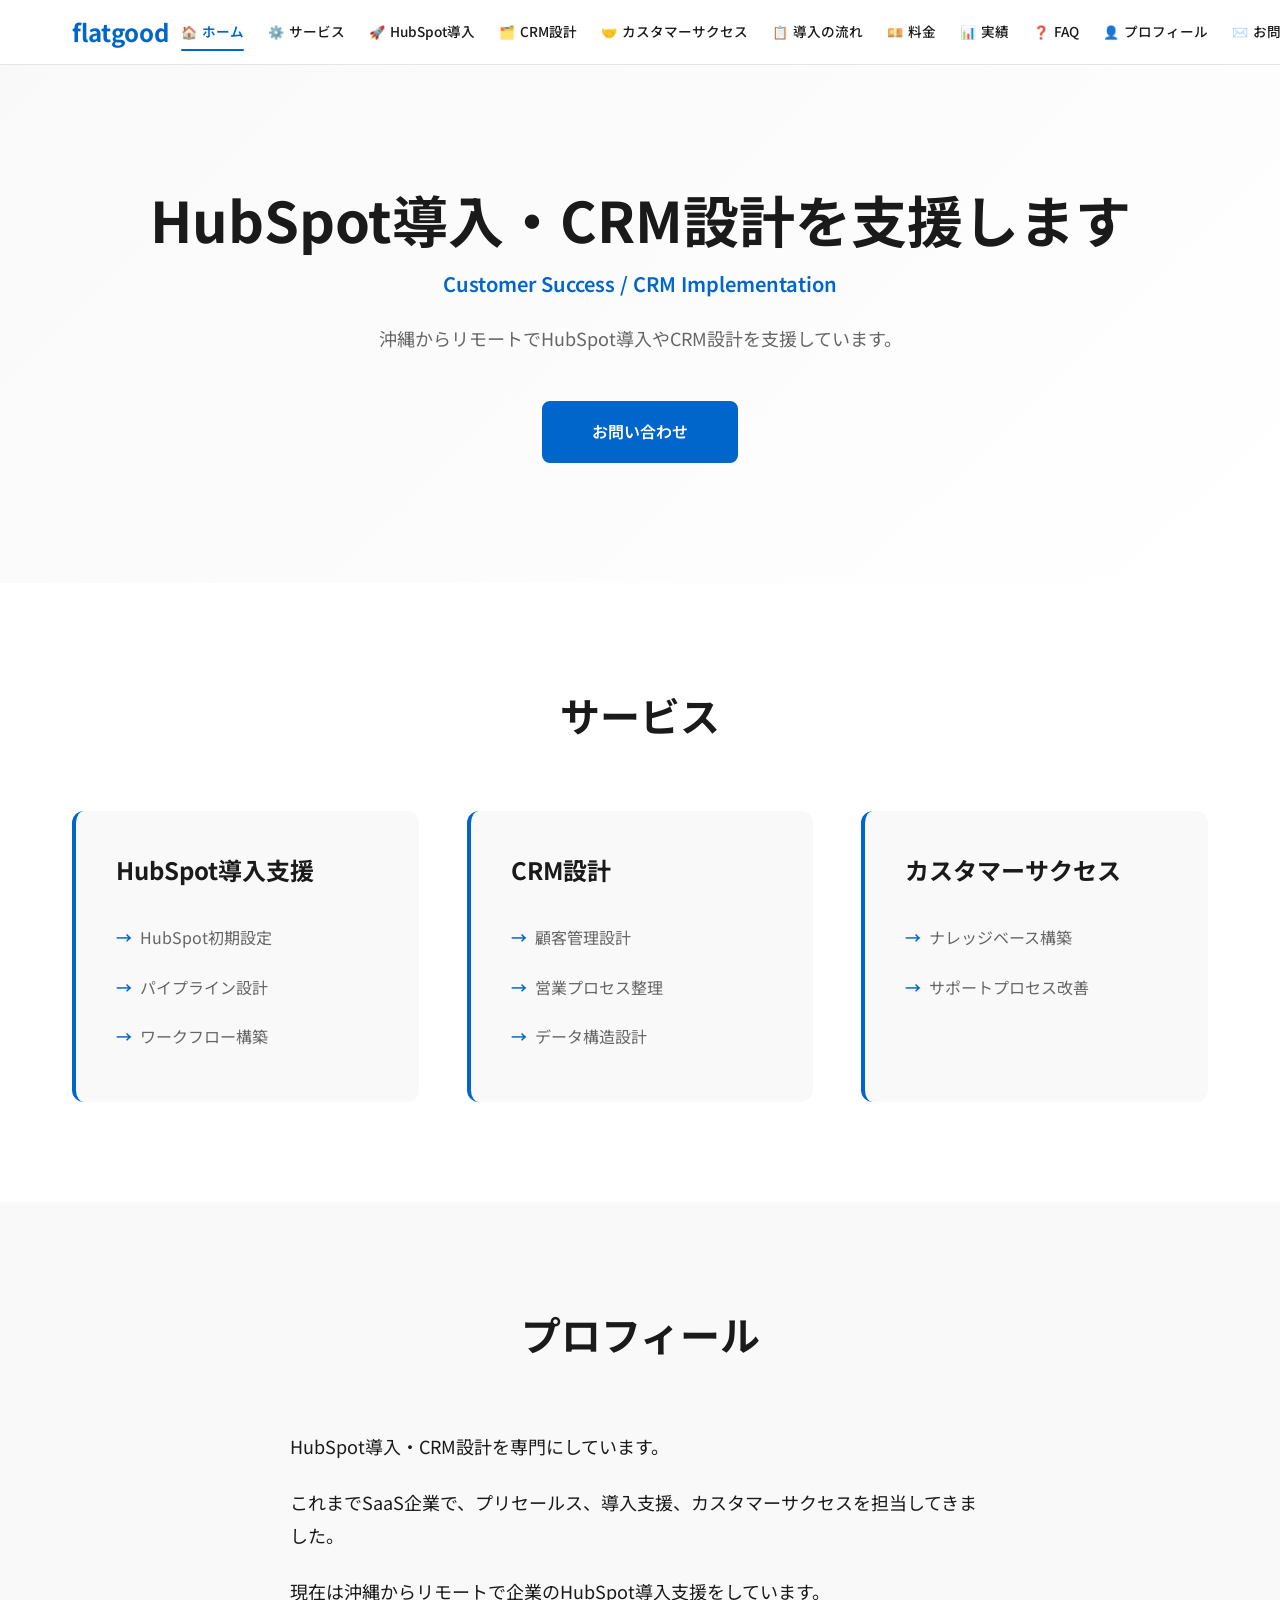
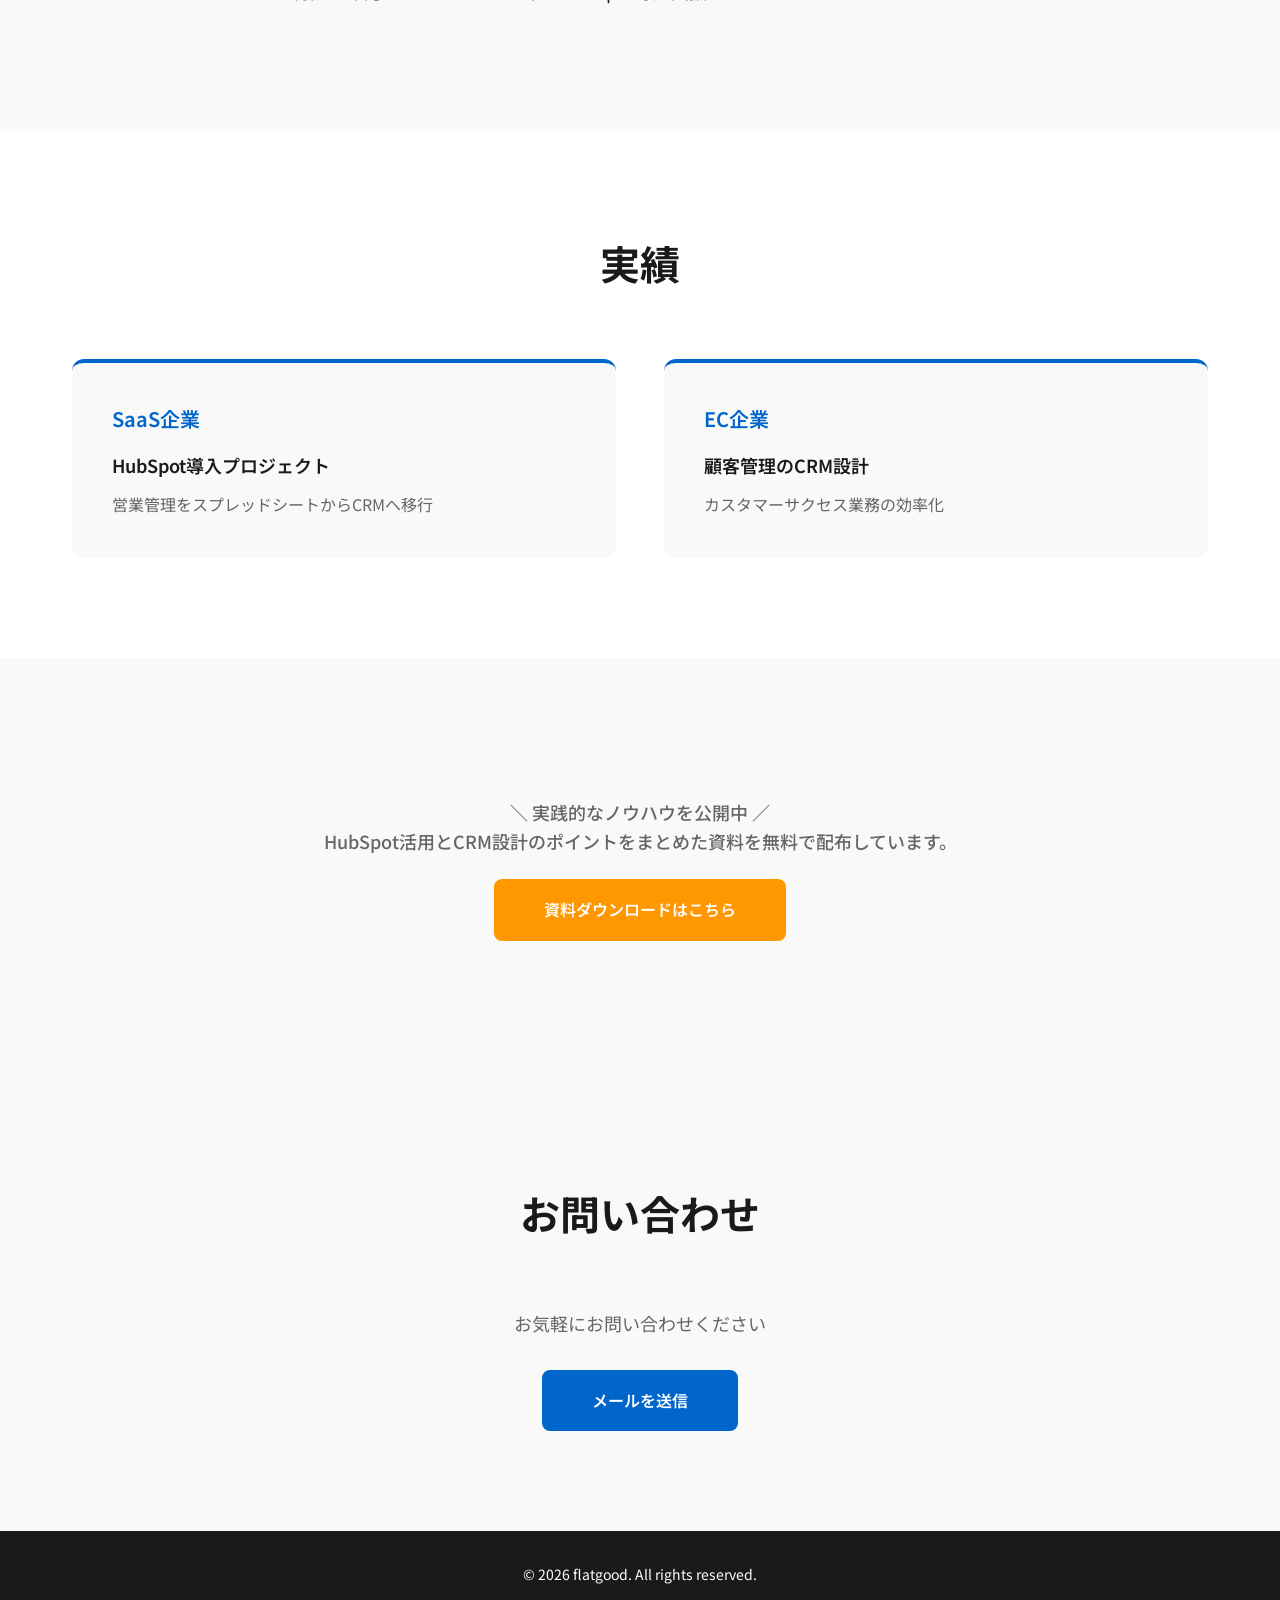
<file: index.html>
<!DOCTYPE html>
<html lang="ja">
<head>
    <meta charset="UTF-8">
    <meta name="viewport" content="width=device-width, initial-scale=1.0">
  <meta name="robots" content="noindex, nofollow">
    <title>HubSpot導入・CRM設計 | flatgood</title>
    <meta name="description" content="沖縄からリモートでHubSpot導入やCRM設計を支援しています。">
    <link rel="preconnect" href="https://fonts.googleapis.com">
    <link rel="preconnect" href="https://fonts.gstatic.com" crossorigin>
    <link href="https://fonts.googleapis.com/css2?family=Noto+Sans+JP:wght@400;500;600;700&display=swap" rel="stylesheet">
    <link rel="stylesheet" href="style.css">

    <script async src="https://www.googletagmanager.com/gtag/js?id=G-Q3LRT0KNZ6"></script>
    <script>
        window.dataLayer = window.dataLayer || [];
        function gtag(){dataLayer.push(arguments);}
        gtag('js', new Date());
        gtag('config', 'G-Q3LRT0KNZ6');
    </script>
    <script type="text/javascript" id="hs-script-loader" async defer src="//js.hs-scripts.com/51009495.js"></script>

    <!-- index.html 専用: nav のリンク先を pages/ に合わせる -->
    <script>
    const NAV_ITEMS_TOP = [
        { label: 'ホーム',             icon: '🏠', href: 'index.html' },
        { label: 'サービス',           icon: '⚙️', href: 'pages/services.html' },
        { label: 'HubSpot導入',        icon: '🚀', href: 'pages/hubspot.html' },
        { label: 'CRM設計',            icon: '🗂️', href: 'pages/crm.html' },
        { label: 'カスタマーサクセス',  icon: '🤝', href: 'pages/cs.html' },
        { label: '導入の流れ',          icon: '📋', href: 'pages/flow.html' },
        { label: '料金',               icon: '💴', href: 'pages/pricing.html' },
        { label: '実績',               icon: '📊', href: 'pages/results.html' },
        { label: 'FAQ',                icon: '❓', href: 'pages/faq.html' },
        { label: 'プロフィール',        icon: '👤', href: 'pages/profile.html' },
        { label: 'お問い合わせ',        icon: '✉️', href: 'pages/contact.html' },
    ];
    document.addEventListener('DOMContentLoaded', function () {
        const currentPage = 'index.html';
        const navLinks = NAV_ITEMS_TOP.map(item => {
            const isActive = currentPage === item.href;
            return `<a href="${item.href}" class="${isActive ? 'active' : ''}"><span class="nav-icon">${item.icon}</span>${item.label}</a>`;
        }).join('');
        const mobileLinks = NAV_ITEMS_TOP.map(item =>
            `<a href="${item.href}">${item.icon} ${item.label}</a>`
        ).join('');
        document.querySelector('.header').innerHTML = `
            <div class="header-inner">
                <a href="index.html" class="logo">flatgood</a>
                <nav class="nav">${navLinks}</nav>
                <button class="hamburger" id="hamburger" aria-label="メニュー">
                    <span></span><span></span><span></span>
                </button>
            </div>
            <nav class="mobile-nav" id="mobileNav">${mobileLinks}</nav>
        `;
        document.getElementById('hamburger').addEventListener('click', function () {
            this.classList.toggle('open');
            document.getElementById('mobileNav').classList.toggle('open');
        });
    });
    </script>
</head>

<body>
    <header class="header"></header>

    <section class="hero">
        <div class="container">
            <h1 class="hero-title">HubSpot導入・CRM設計を支援します</h1>
            <p class="hero-subtitle">Customer Success / CRM Implementation</p>
            <p class="hero-description">沖縄からリモートでHubSpot導入やCRM設計を支援しています。</p>
            <a href="pages/contact.html" class="cta-button">お問い合わせ</a>
        </div>
    </section>

    <section class="services" id="services">
        <div class="container">
            <h2>サービス</h2>
            <div class="services-grid">
                <div class="service-card">
                    <h3>HubSpot導入支援</h3>
                    <ul>
                        <li>HubSpot初期設定</li>
                        <li>パイプライン設計</li>
                        <li>ワークフロー構築</li>
                    </ul>
                </div>
                <div class="service-card">
                    <h3>CRM設計</h3>
                    <ul>
                        <li>顧客管理設計</li>
                        <li>営業プロセス整理</li>
                        <li>データ構造設計</li>
                    </ul>
                </div>
                <div class="service-card">
                    <h3>カスタマーサクセス</h3>
                    <ul>
                        <li>ナレッジベース構築</li>
                        <li>サポートプロセス改善</li>
                    </ul>
                </div>
            </div>
        </div>
    </section>

    <section class="profile" id="profile">
        <div class="container">
            <h2>プロフィール</h2>
            <div class="profile-content">
                <p>HubSpot導入・CRM設計を専門にしています。</p>
                <p>これまでSaaS企業で、プリセールス、導入支援、カスタマーサクセスを担当してきました。</p>
                <p>現在は沖縄からリモートで企業のHubSpot導入支援をしています。</p>
            </div>
        </div>
    </section>

    <section class="results" id="results">
        <div class="container">
            <h2>実績</h2>
            <div class="results-grid">
                <div class="result-card">
                    <h3>SaaS企業</h3>
                    <p class="result-title">HubSpot導入プロジェクト</p>
                    <p class="result-description">営業管理をスプレッドシートからCRMへ移行</p>
                </div>
                <div class="result-card">
                    <h3>EC企業</h3>
                    <p class="result-title">顧客管理のCRM設計</p>
                    <p class="result-description">カスタマーサクセス業務の効率化</p>
                </div>
            </div>
        </div>
    </section>

    <section class="download-section">
        <div class="container" style="text-align:center; padding: 60px 0;">
            <p style="margin-bottom: 24px; color: var(--text-light); font-weight: 500; font-size: 1.125rem;">
                ＼ 実践的なノウハウを公開中 ／<br>
                HubSpot活用とCRM設計のポイントをまとめた資料を無料で配布しています。
            </p>
            <a href="https://hubs.ly/Q04679Tb0" class="download-button">資料ダウンロードはこちら</a>
        </div>
    </section>

    <section class="contact" id="contact">
        <div class="container">
            <h2>お問い合わせ</h2>
            <p>お気軽にお問い合わせください</p>
            <a href="pages/contact.html" class="contact-button">メールを送信</a>
        </div>
    </section>

    <footer class="footer">
        <div class="container">
            <p>&copy; 2026 flatgood. All rights reserved.</p>
        </div>
    </footer>
</body>
</html>
</file>
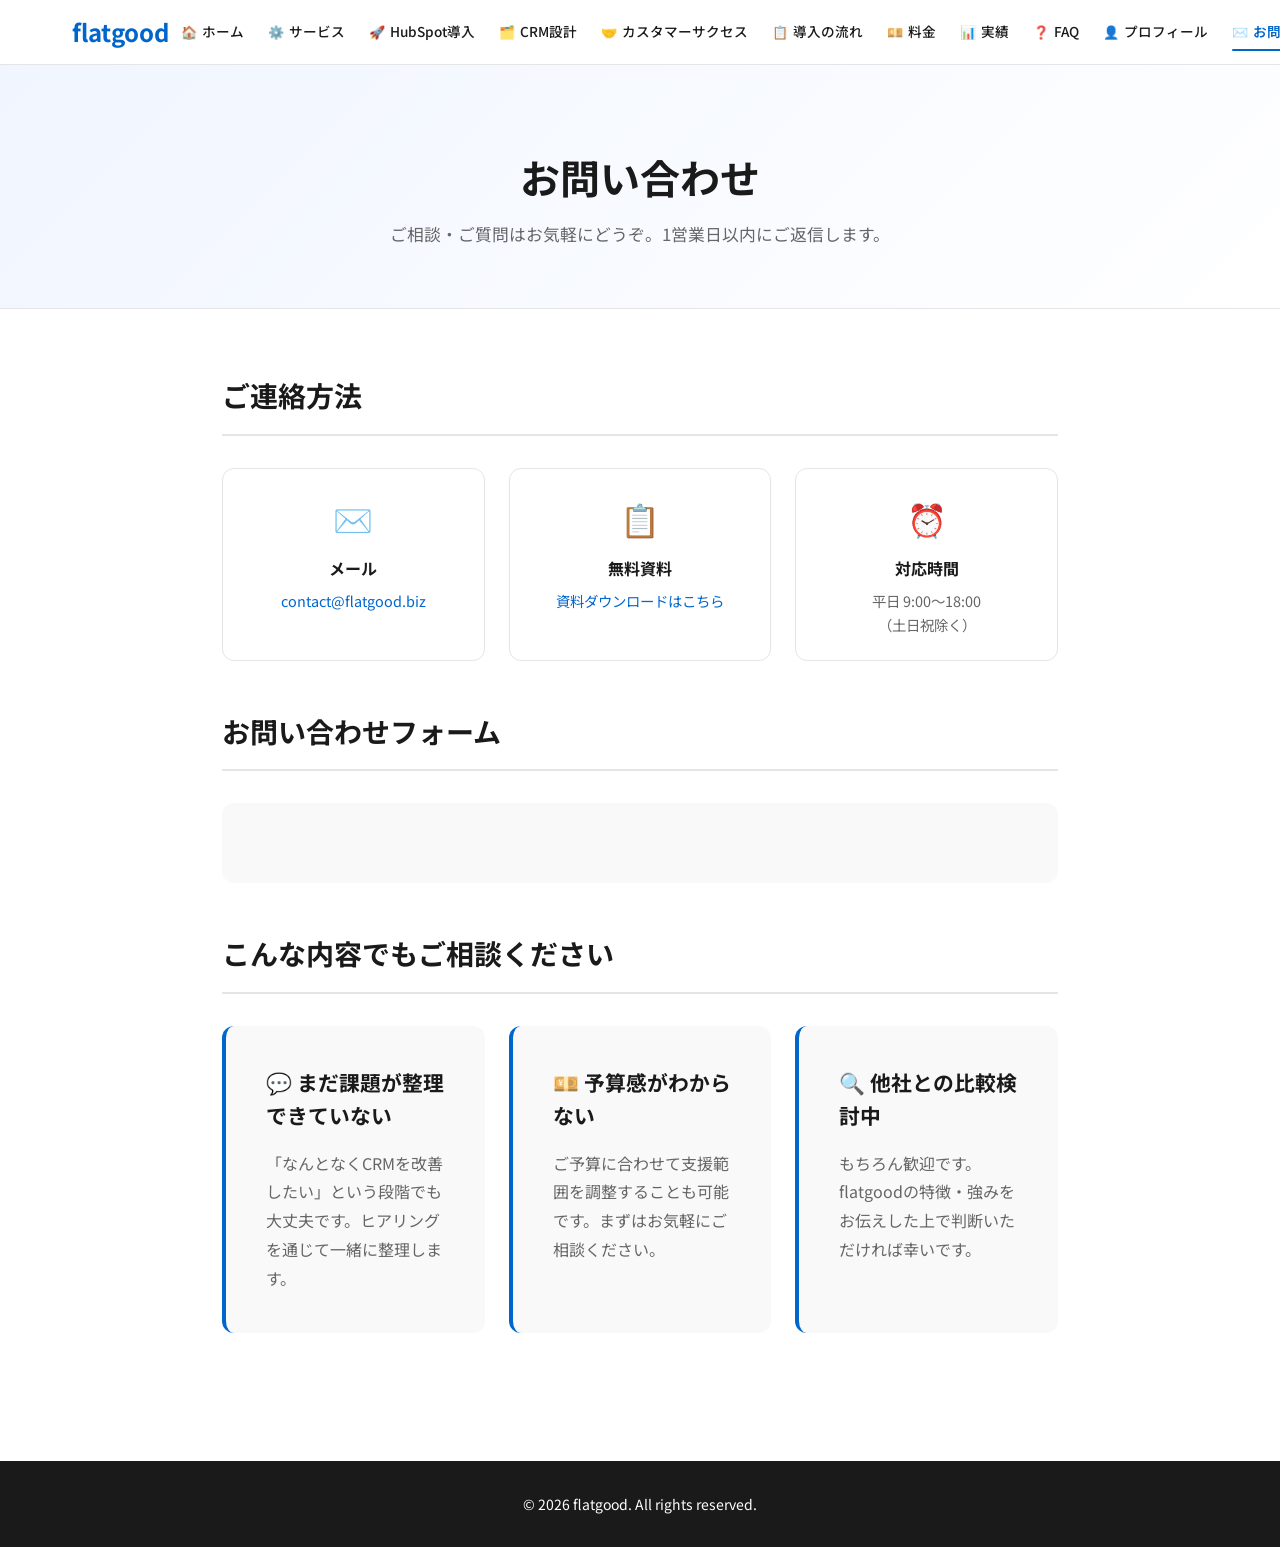
<file: contact.html>
<!DOCTYPE html>
<html lang="ja">
<head>
    <meta charset="UTF-8">
    <meta name="viewport" content="width=device-width, initial-scale=1.0">
    <title>お問い合わせ | flatgood</title>
    <meta name="description" content="HubSpot導入・CRM設計のご相談はこちらから。">
    <link rel="preconnect" href="https://fonts.googleapis.com">
    <link rel="preconnect" href="https://fonts.gstatic.com" crossorigin>
    <link href="https://fonts.googleapis.com/css2?family=Noto+Sans+JP:wght@400;500;600;700&display=swap" rel="stylesheet">
    <link rel="stylesheet" href="../style.css">
    <script type="text/javascript" id="hs-script-loader" async defer src="//js.hs-scripts.com/51009495.js"></script>
    <style>
        .contact-form-wrap {
            background: var(--bg-light);
            border-radius: 12px;
            padding: 2.5rem;
            margin-bottom: 2rem;
        }
        .contact-info-grid {
            display: grid;
            grid-template-columns: repeat(auto-fit, minmax(220px, 1fr));
            gap: 1.5rem;
            margin-top: 2rem;
        }
        .contact-info-card {
            background: #fff;
            border: 1px solid var(--border-color);
            border-radius: 12px;
            padding: 1.5rem;
            text-align: center;
        }
        .contact-info-card .icon { font-size: 2rem; margin-bottom: 0.75rem; }
        .contact-info-card h3 { font-size: 1rem; font-weight: 700; margin-bottom: 0.5rem; }
        .contact-info-card p { font-size: 0.9rem; color: var(--text-light); }
        .contact-info-card a { color: var(--primary-color); text-decoration: none; }
        .contact-info-card a:hover { text-decoration: underline; }
    </style>
</head>
<body>
    <header class="header"></header>

    <section class="page-hero">
        <div class="container">
            <h1>お問い合わせ</h1>
            <p>ご相談・ご質問はお気軽にどうぞ。1営業日以内にご返信します。</p>
        </div>
    </section>

    <main class="page-main">
        <h2 class="section-title">ご連絡方法</h2>

        <div class="contact-info-grid">
            <div class="contact-info-card">
                <div class="icon">✉️</div>
                <h3>メール</h3>
                <p><a href="mailto:contact@flatgood.biz">contact@flatgood.biz</a></p>
            </div>
            <div class="contact-info-card">
                <div class="icon">📋</div>
                <h3>無料資料</h3>
                <p><a href="https://hubs.ly/Q04679Tb0" target="_blank">資料ダウンロードはこちら</a></p>
            </div>
            <div class="contact-info-card">
                <div class="icon">⏰</div>
                <h3>対応時間</h3>
                <p>平日 9:00〜18:00<br>（土日祝除く）</p>
            </div>
        </div>

        <h2 class="section-title" style="margin-top:48px;">お問い合わせフォーム</h2>
        <div class="contact-form-wrap">
            <script charset="utf-8" type="text/javascript" src="//js.hsforms.net/forms/embed/v2.js"></script>
            <script>
                hbspt.forms.create({
                    portalId: "51009495",
                    formId: "f69c44d0-91b7-401c-a833-9a2db14966fa",
                    region: "na1"
                });
            </script>
        </div>

        <h2 class="section-title" style="margin-top:48px;">こんな内容でもご相談ください</h2>
        <div class="content-grid">
            <div class="content-card">
                <h3>💬 まだ課題が整理できていない</h3>
                <p>「なんとなくCRMを改善したい」という段階でも大丈夫です。ヒアリングを通じて一緒に整理します。</p>
            </div>
            <div class="content-card">
                <h3>💴 予算感がわからない</h3>
                <p>ご予算に合わせて支援範囲を調整することも可能です。まずはお気軽にご相談ください。</p>
            </div>
            <div class="content-card">
                <h3>🔍 他社との比較検討中</h3>
                <p>もちろん歓迎です。flatgoodの特徴・強みをお伝えした上で判断いただければ幸いです。</p>
            </div>
        </div>
    </main>

    <footer class="footer">
        <div class="container"><p>&copy; 2026 flatgood. All rights reserved.</p></div>
    </footer>
    <script src="../nav.js"></script>
</body>
</html>
</file>
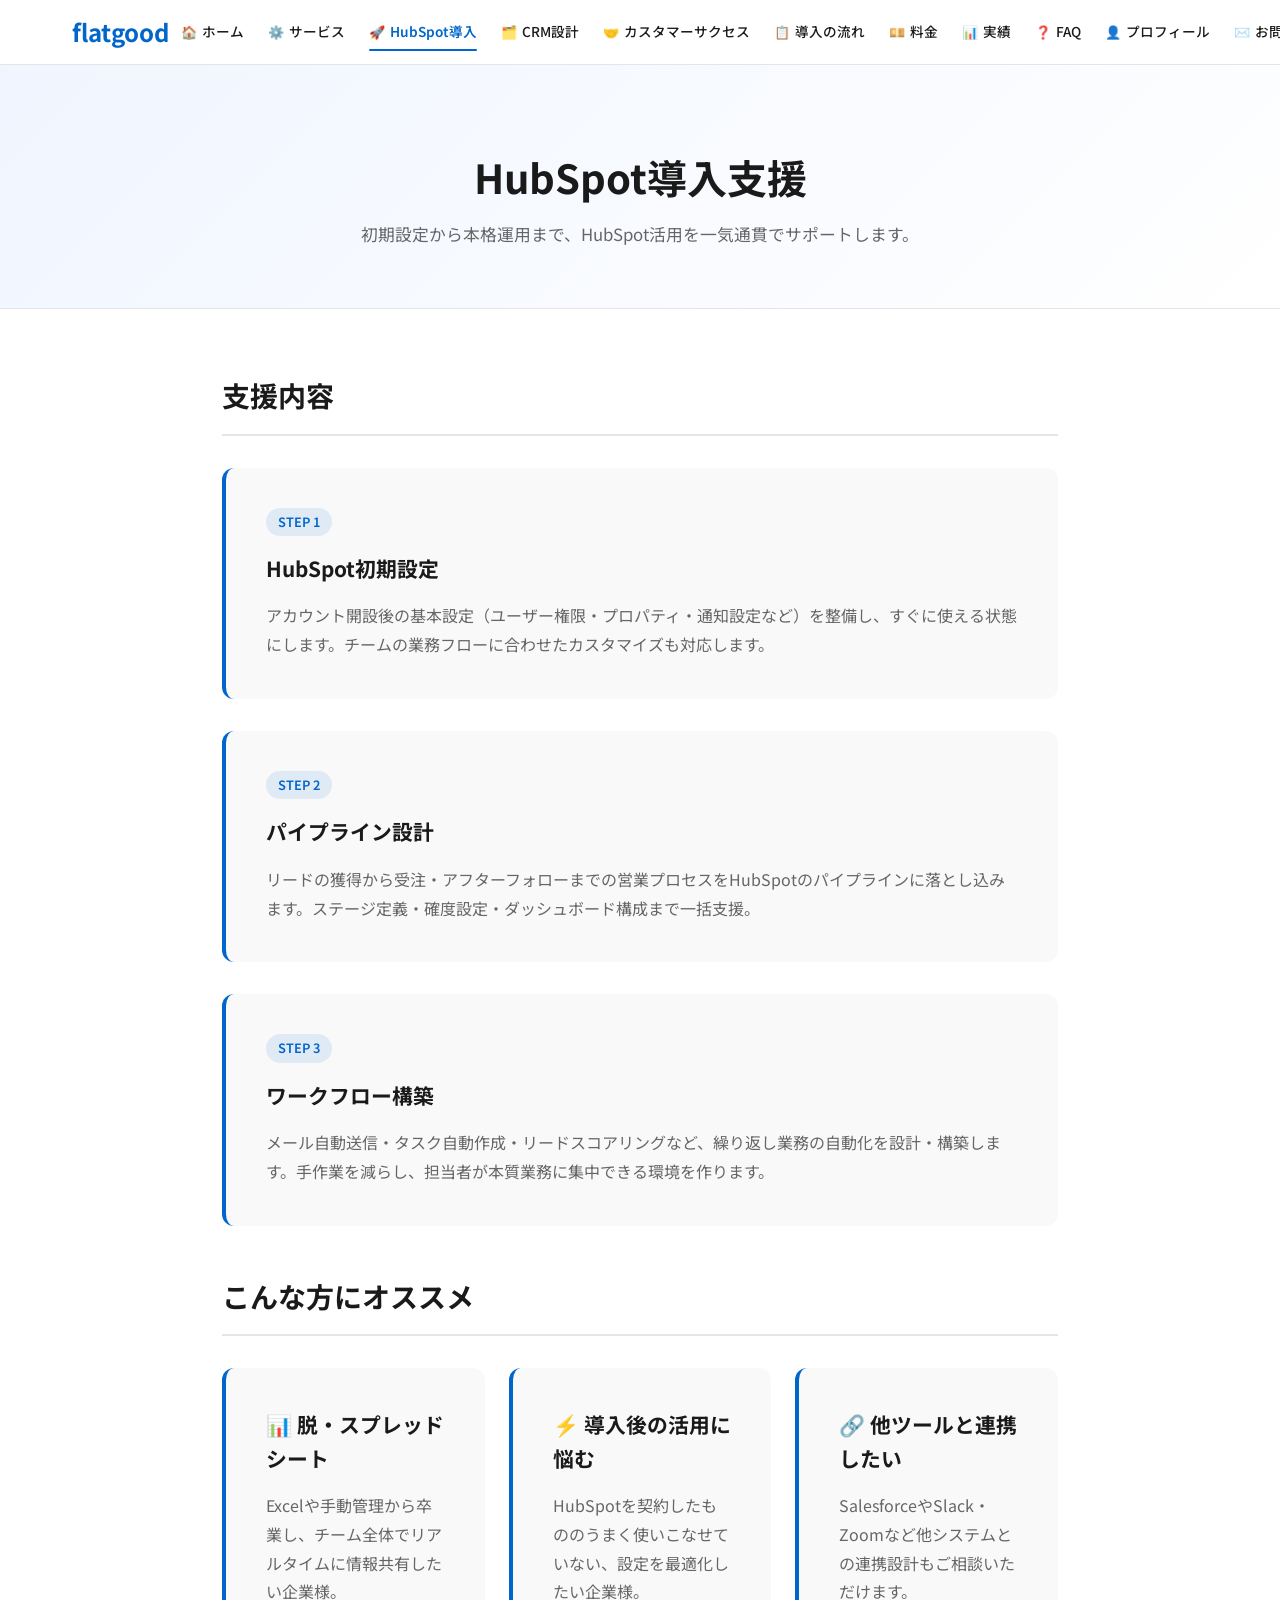
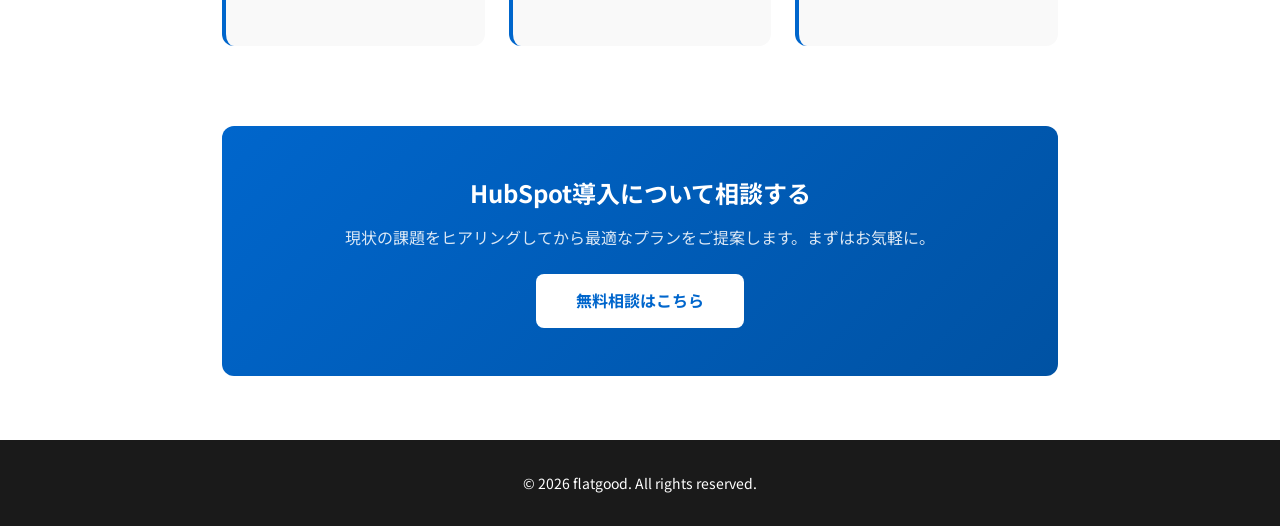
<file: hubspot.html>
<!DOCTYPE html>
<html lang="ja">
<head>
    <meta charset="UTF-8">
    <meta name="viewport" content="width=device-width, initial-scale=1.0">
    <title>HubSpot導入支援 | flatgood</title>
    <meta name="description" content="HubSpotの初期設定・パイプライン設計・ワークフロー構築を支援します。">
    <link rel="preconnect" href="https://fonts.googleapis.com">
    <link rel="preconnect" href="https://fonts.gstatic.com" crossorigin>
    <link href="https://fonts.googleapis.com/css2?family=Noto+Sans+JP:wght@400;500;600;700&display=swap" rel="stylesheet">
    <link rel="stylesheet" href="../style.css">
</head>
<body>
    <header class="header"></header>

    <section class="page-hero">
        <div class="container">
            <h1>HubSpot導入支援</h1>
            <p>初期設定から本格運用まで、HubSpot活用を一気通貫でサポートします。</p>
        </div>
    </section>

    <main class="page-main">
        <h2 class="section-title">支援内容</h2>

        <div class="content-card">
            <span class="tag">STEP 1</span>
            <h3>HubSpot初期設定</h3>
            <p>アカウント開設後の基本設定（ユーザー権限・プロパティ・通知設定など）を整備し、すぐに使える状態にします。チームの業務フローに合わせたカスタマイズも対応します。</p>
        </div>
        <div class="content-card">
            <span class="tag">STEP 2</span>
            <h3>パイプライン設計</h3>
            <p>リードの獲得から受注・アフターフォローまでの営業プロセスをHubSpotのパイプラインに落とし込みます。ステージ定義・確度設定・ダッシュボード構成まで一括支援。</p>
        </div>
        <div class="content-card">
            <span class="tag">STEP 3</span>
            <h3>ワークフロー構築</h3>
            <p>メール自動送信・タスク自動作成・リードスコアリングなど、繰り返し業務の自動化を設計・構築します。手作業を減らし、担当者が本質業務に集中できる環境を作ります。</p>
        </div>

        <h2 class="section-title" style="margin-top:48px;">こんな方にオススメ</h2>
        <div class="content-grid">
            <div class="content-card">
                <h3>📊 脱・スプレッドシート</h3>
                <p>Excelや手動管理から卒業し、チーム全体でリアルタイムに情報共有したい企業様。</p>
            </div>
            <div class="content-card">
                <h3>⚡ 導入後の活用に悩む</h3>
                <p>HubSpotを契約したもののうまく使いこなせていない、設定を最適化したい企業様。</p>
            </div>
            <div class="content-card">
                <h3>🔗 他ツールと連携したい</h3>
                <p>SalesforceやSlack・Zoomなど他システムとの連携設計もご相談いただけます。</p>
            </div>
        </div>

        <div class="cta-block">
            <h3>HubSpot導入について相談する</h3>
            <p>現状の課題をヒアリングしてから最適なプランをご提案します。まずはお気軽に。</p>
            <a href="contact.html">無料相談はこちら</a>
        </div>
    </main>

    <footer class="footer">
        <div class="container"><p>&copy; 2026 flatgood. All rights reserved.</p></div>
    </footer>
    <script src="../nav.js"></script>
</body>
</html>
</file>
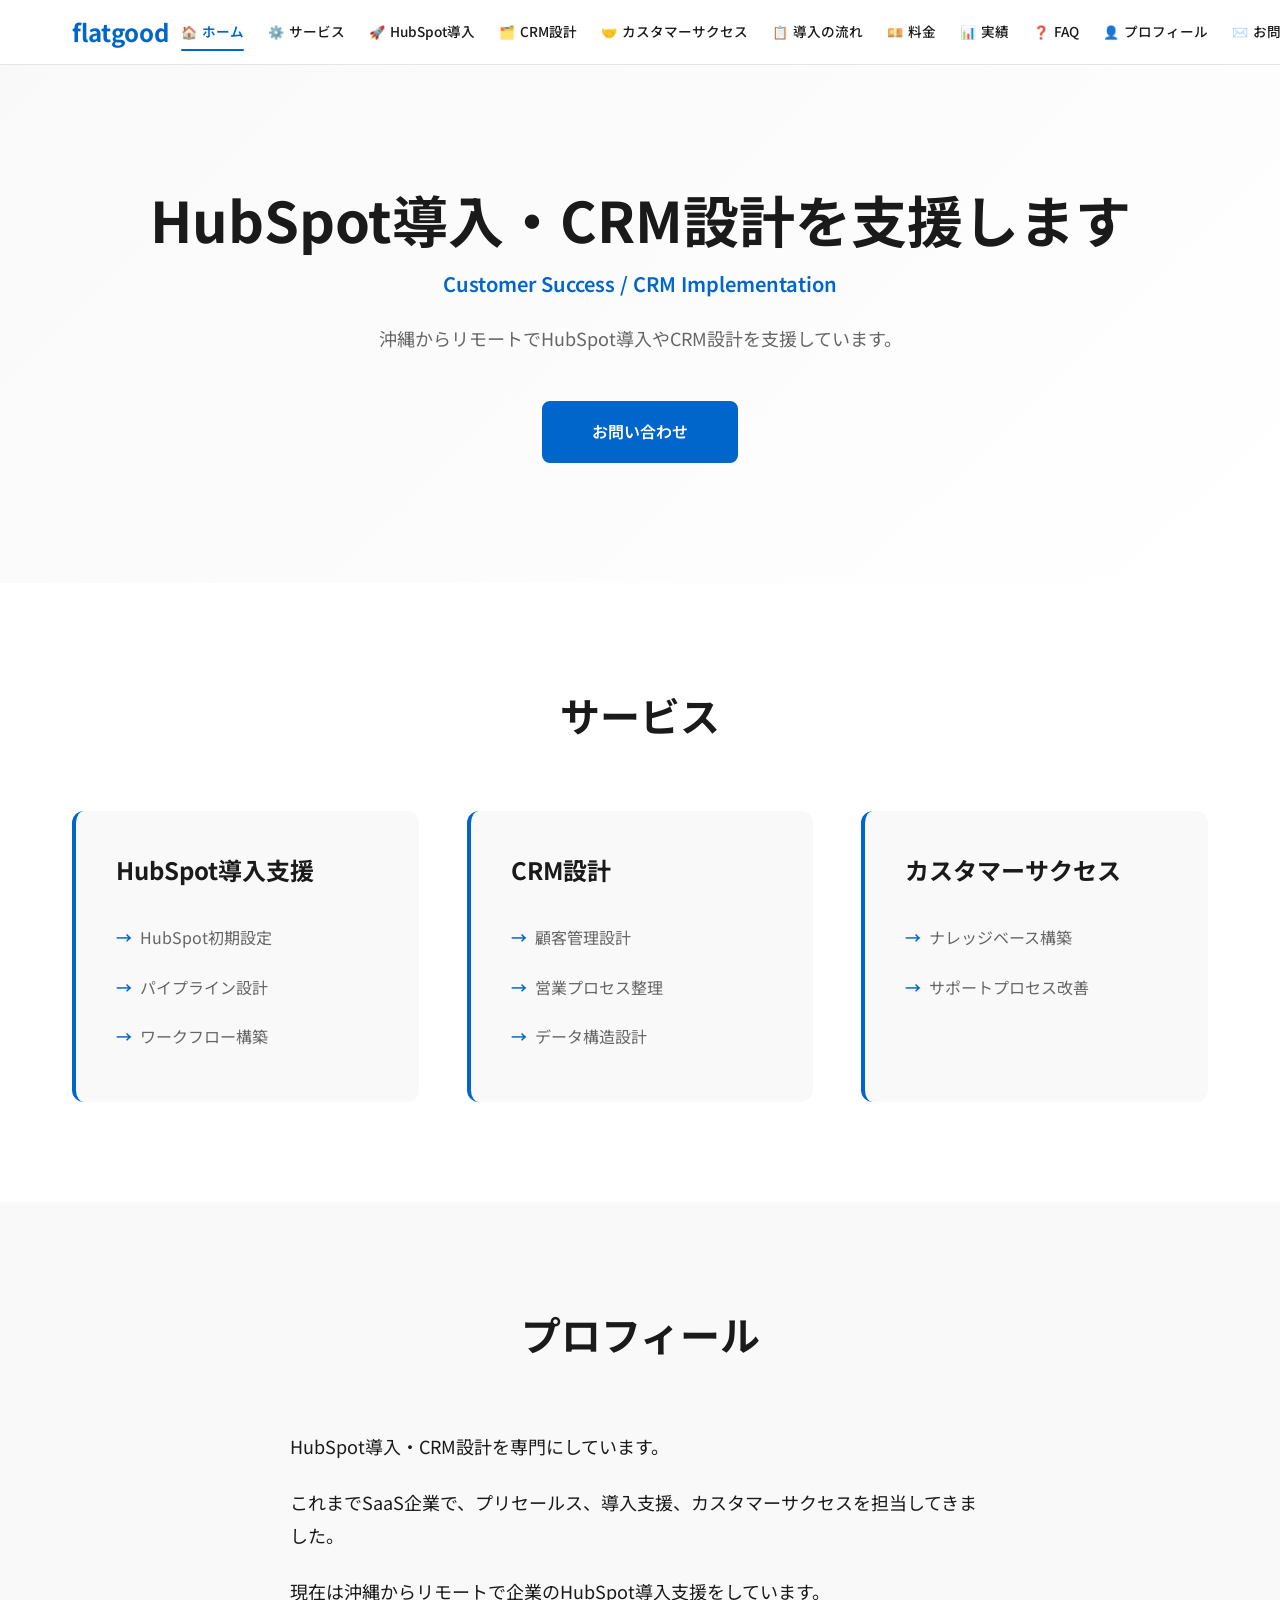
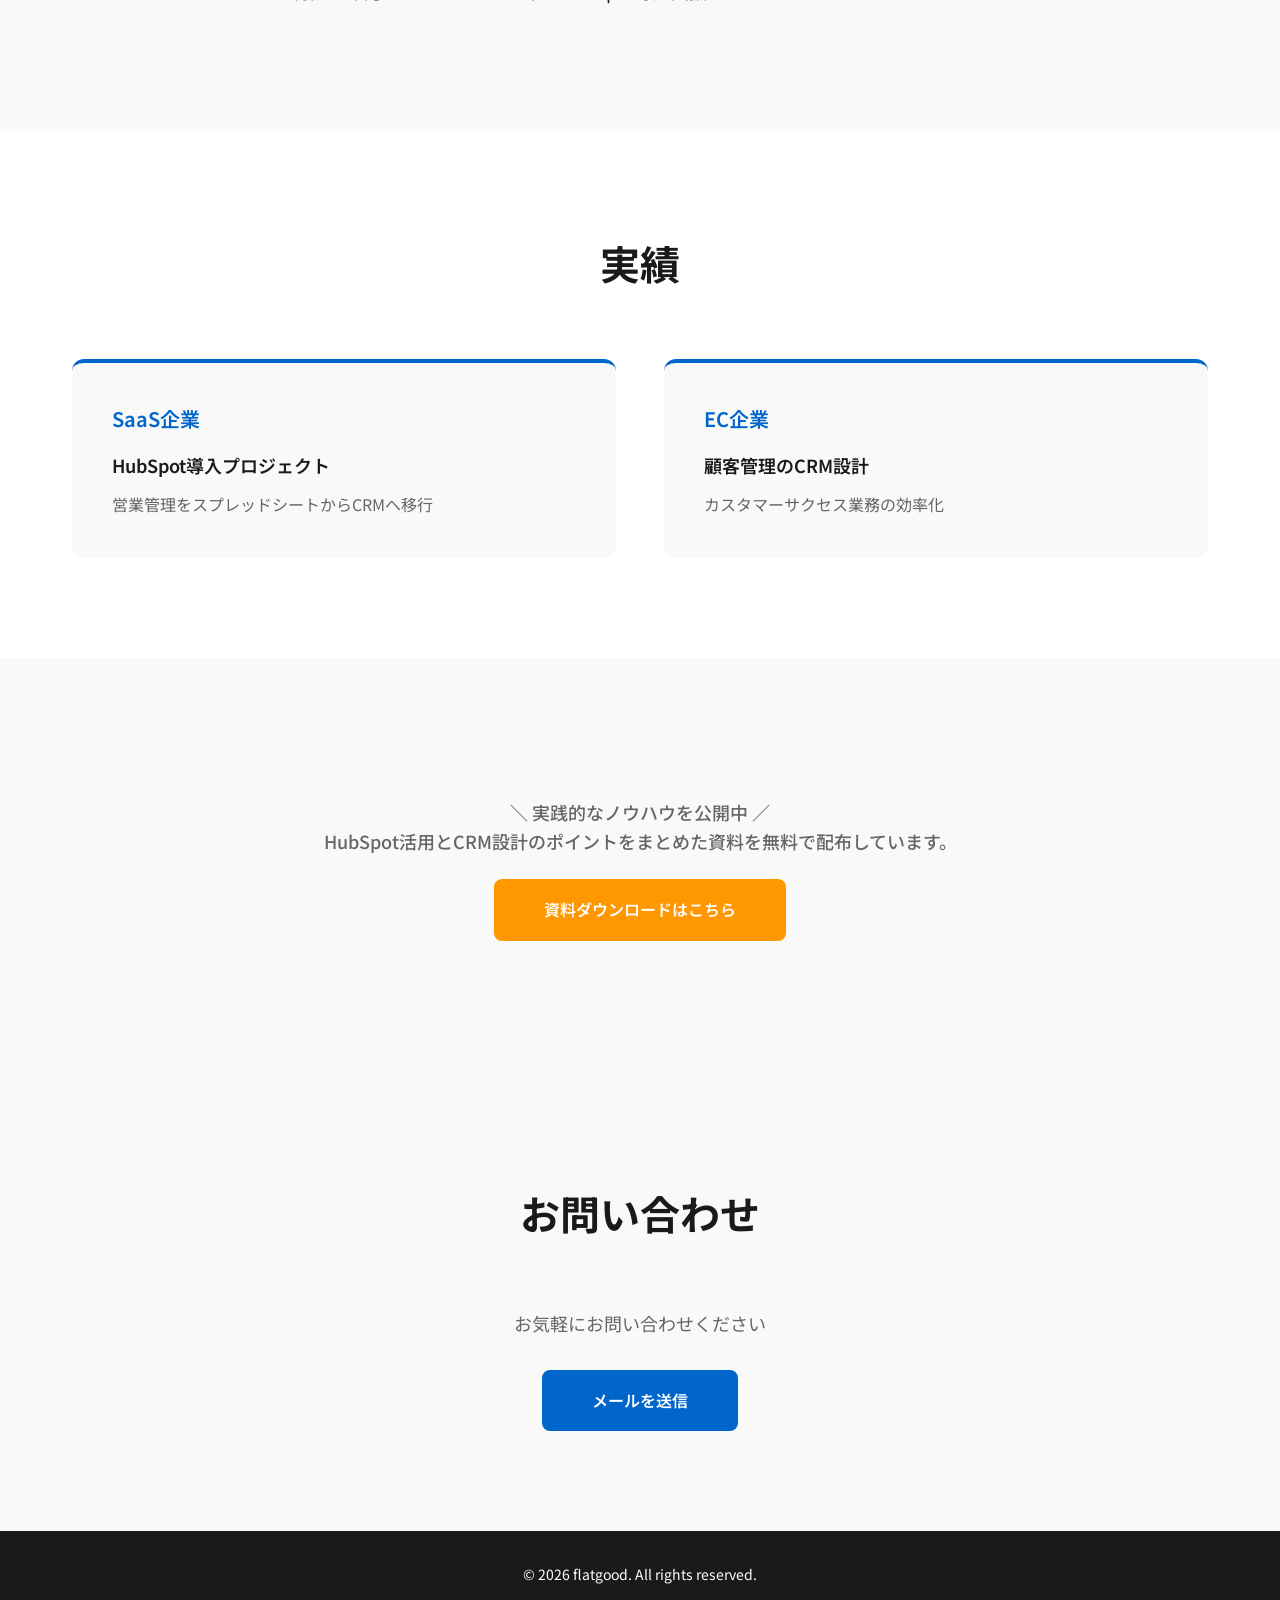
<file: index (5).html>
<!DOCTYPE html>
<html lang="ja">
<head>
    <meta charset="UTF-8">
    <meta name="viewport" content="width=device-width, initial-scale=1.0">
    <title>HubSpot導入・CRM設計 | flatgood</title>
    <meta name="description" content="沖縄からリモートでHubSpot導入やCRM設計を支援しています。">
    <link rel="preconnect" href="https://fonts.googleapis.com">
    <link rel="preconnect" href="https://fonts.gstatic.com" crossorigin>
    <link href="https://fonts.googleapis.com/css2?family=Noto+Sans+JP:wght@400;500;600;700&display=swap" rel="stylesheet">
    <link rel="stylesheet" href="style.css">

    <script async src="https://www.googletagmanager.com/gtag/js?id=G-Q3LRT0KNZ6"></script>
    <script>
        window.dataLayer = window.dataLayer || [];
        function gtag(){dataLayer.push(arguments);}
        gtag('js', new Date());
        gtag('config', 'G-Q3LRT0KNZ6');
    </script>
    <script type="text/javascript" id="hs-script-loader" async defer src="//js.hs-scripts.com/51009495.js"></script>

    <!-- index.html 専用: nav のリンク先を pages/ に合わせる -->
    <script>
    const NAV_ITEMS_TOP = [
        { label: 'ホーム',             icon: '🏠', href: 'index.html' },
        { label: 'サービス',           icon: '⚙️', href: 'pages/services.html' },
        { label: 'HubSpot導入',        icon: '🚀', href: 'pages/hubspot.html' },
        { label: 'CRM設計',            icon: '🗂️', href: 'pages/crm.html' },
        { label: 'カスタマーサクセス',  icon: '🤝', href: 'pages/cs.html' },
        { label: '導入の流れ',          icon: '📋', href: 'pages/flow.html' },
        { label: '料金',               icon: '💴', href: 'pages/pricing.html' },
        { label: '実績',               icon: '📊', href: 'pages/results.html' },
        { label: 'FAQ',                icon: '❓', href: 'pages/faq.html' },
        { label: 'プロフィール',        icon: '👤', href: 'pages/profile.html' },
        { label: 'お問い合わせ',        icon: '✉️', href: 'pages/contact.html' },
    ];
    document.addEventListener('DOMContentLoaded', function () {
        const currentPage = 'index.html';
        const navLinks = NAV_ITEMS_TOP.map(item => {
            const isActive = currentPage === item.href;
            return `<a href="${item.href}" class="${isActive ? 'active' : ''}"><span class="nav-icon">${item.icon}</span>${item.label}</a>`;
        }).join('');
        const mobileLinks = NAV_ITEMS_TOP.map(item =>
            `<a href="${item.href}">${item.icon} ${item.label}</a>`
        ).join('');
        document.querySelector('.header').innerHTML = `
            <div class="header-inner">
                <a href="index.html" class="logo">flatgood</a>
                <nav class="nav">${navLinks}</nav>
                <button class="hamburger" id="hamburger" aria-label="メニュー">
                    <span></span><span></span><span></span>
                </button>
            </div>
            <nav class="mobile-nav" id="mobileNav">${mobileLinks}</nav>
        `;
        document.getElementById('hamburger').addEventListener('click', function () {
            this.classList.toggle('open');
            document.getElementById('mobileNav').classList.toggle('open');
        });
    });
    </script>
</head>

<body>
    <header class="header"></header>

    <section class="hero">
        <div class="container">
            <h1 class="hero-title">HubSpot導入・CRM設計を支援します</h1>
            <p class="hero-subtitle">Customer Success / CRM Implementation</p>
            <p class="hero-description">沖縄からリモートでHubSpot導入やCRM設計を支援しています。</p>
            <a href="pages/contact.html" class="cta-button">お問い合わせ</a>
        </div>
    </section>

    <section class="services" id="services">
        <div class="container">
            <h2>サービス</h2>
            <div class="services-grid">
                <div class="service-card">
                    <h3>HubSpot導入支援</h3>
                    <ul>
                        <li>HubSpot初期設定</li>
                        <li>パイプライン設計</li>
                        <li>ワークフロー構築</li>
                    </ul>
                </div>
                <div class="service-card">
                    <h3>CRM設計</h3>
                    <ul>
                        <li>顧客管理設計</li>
                        <li>営業プロセス整理</li>
                        <li>データ構造設計</li>
                    </ul>
                </div>
                <div class="service-card">
                    <h3>カスタマーサクセス</h3>
                    <ul>
                        <li>ナレッジベース構築</li>
                        <li>サポートプロセス改善</li>
                    </ul>
                </div>
            </div>
        </div>
    </section>

    <section class="profile" id="profile">
        <div class="container">
            <h2>プロフィール</h2>
            <div class="profile-content">
                <p>HubSpot導入・CRM設計を専門にしています。</p>
                <p>これまでSaaS企業で、プリセールス、導入支援、カスタマーサクセスを担当してきました。</p>
                <p>現在は沖縄からリモートで企業のHubSpot導入支援をしています。</p>
            </div>
        </div>
    </section>

    <section class="results" id="results">
        <div class="container">
            <h2>実績</h2>
            <div class="results-grid">
                <div class="result-card">
                    <h3>SaaS企業</h3>
                    <p class="result-title">HubSpot導入プロジェクト</p>
                    <p class="result-description">営業管理をスプレッドシートからCRMへ移行</p>
                </div>
                <div class="result-card">
                    <h3>EC企業</h3>
                    <p class="result-title">顧客管理のCRM設計</p>
                    <p class="result-description">カスタマーサクセス業務の効率化</p>
                </div>
            </div>
        </div>
    </section>

    <section class="download-section">
        <div class="container" style="text-align:center; padding: 60px 0;">
            <p style="margin-bottom: 24px; color: var(--text-light); font-weight: 500; font-size: 1.125rem;">
                ＼ 実践的なノウハウを公開中 ／<br>
                HubSpot活用とCRM設計のポイントをまとめた資料を無料で配布しています。
            </p>
            <a href="https://hubs.ly/Q04679Tb0" class="download-button">資料ダウンロードはこちら</a>
        </div>
    </section>

    <section class="contact" id="contact">
        <div class="container">
            <h2>お問い合わせ</h2>
            <p>お気軽にお問い合わせください</p>
            <a href="pages/contact.html" class="contact-button">メールを送信</a>
        </div>
    </section>

    <footer class="footer">
        <div class="container">
            <p>&copy; 2026 flatgood. All rights reserved.</p>
        </div>
    </footer>
</body>
</html>
</file>
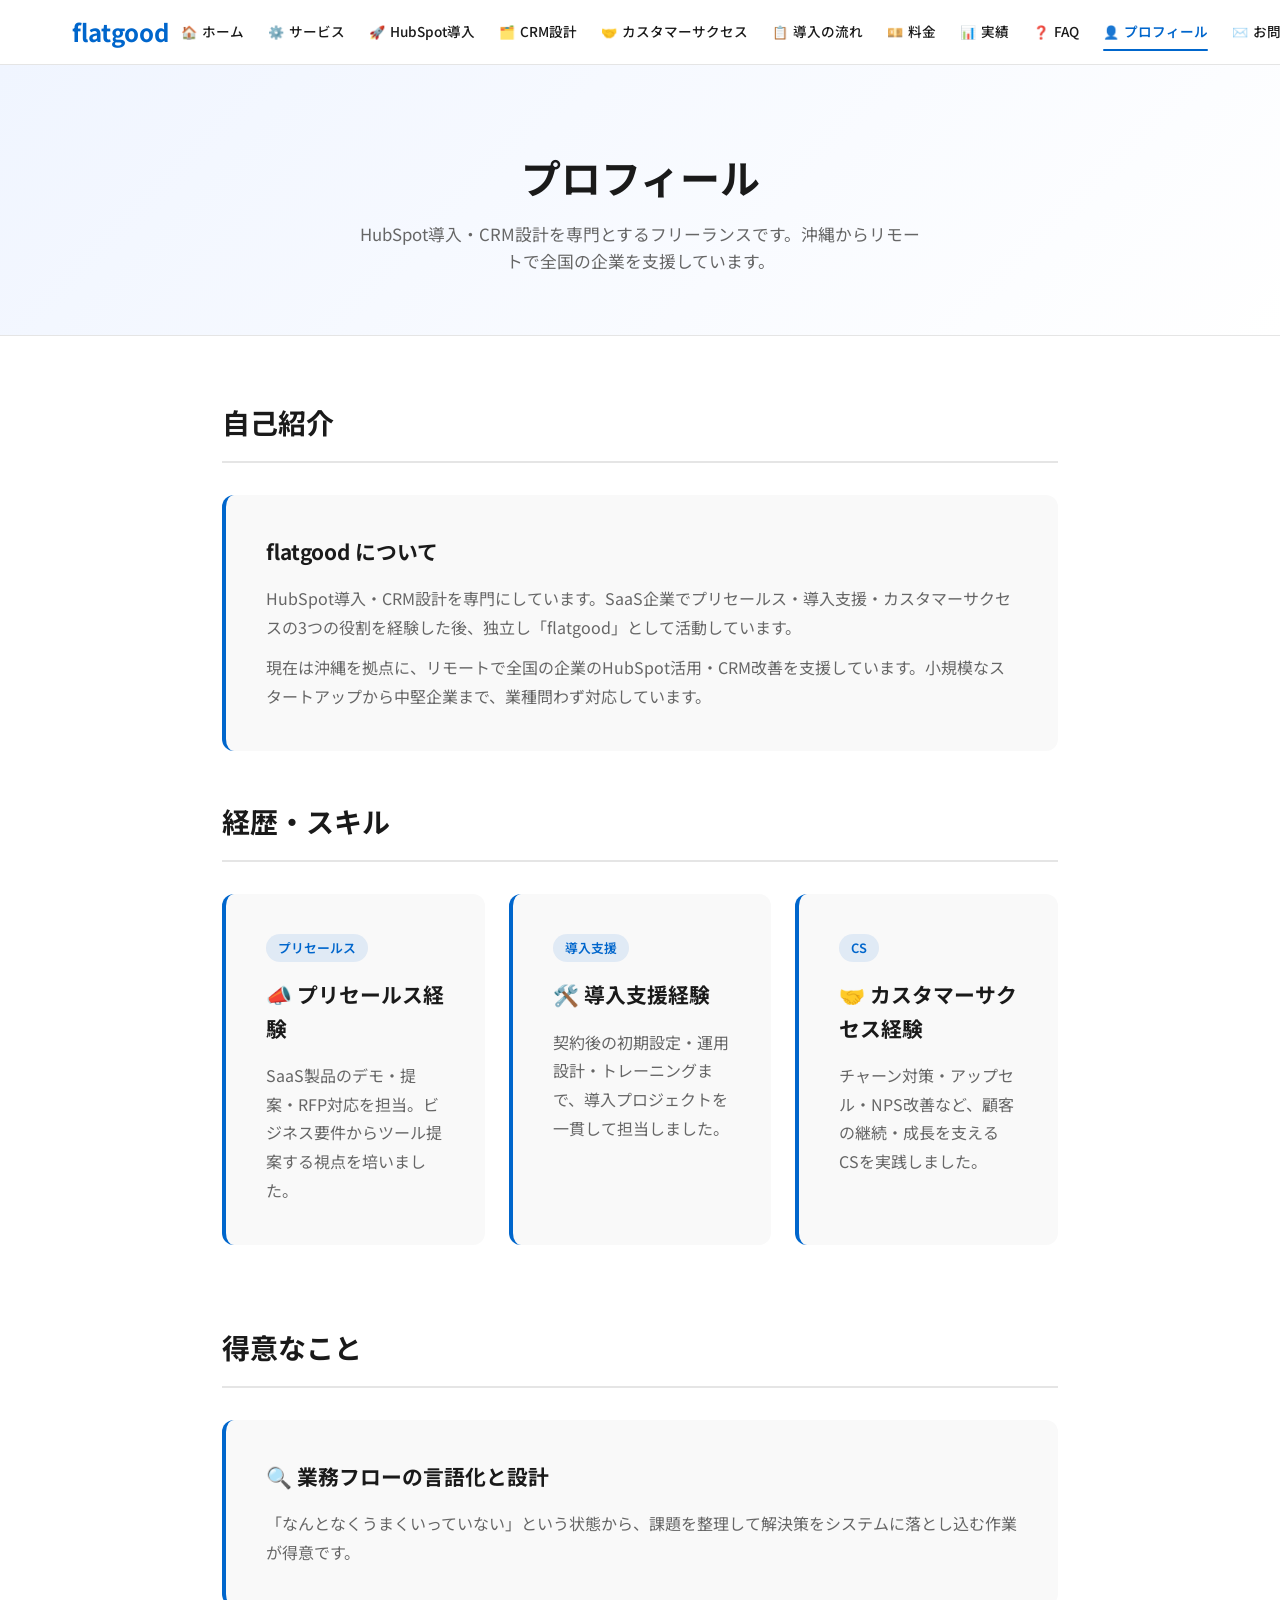
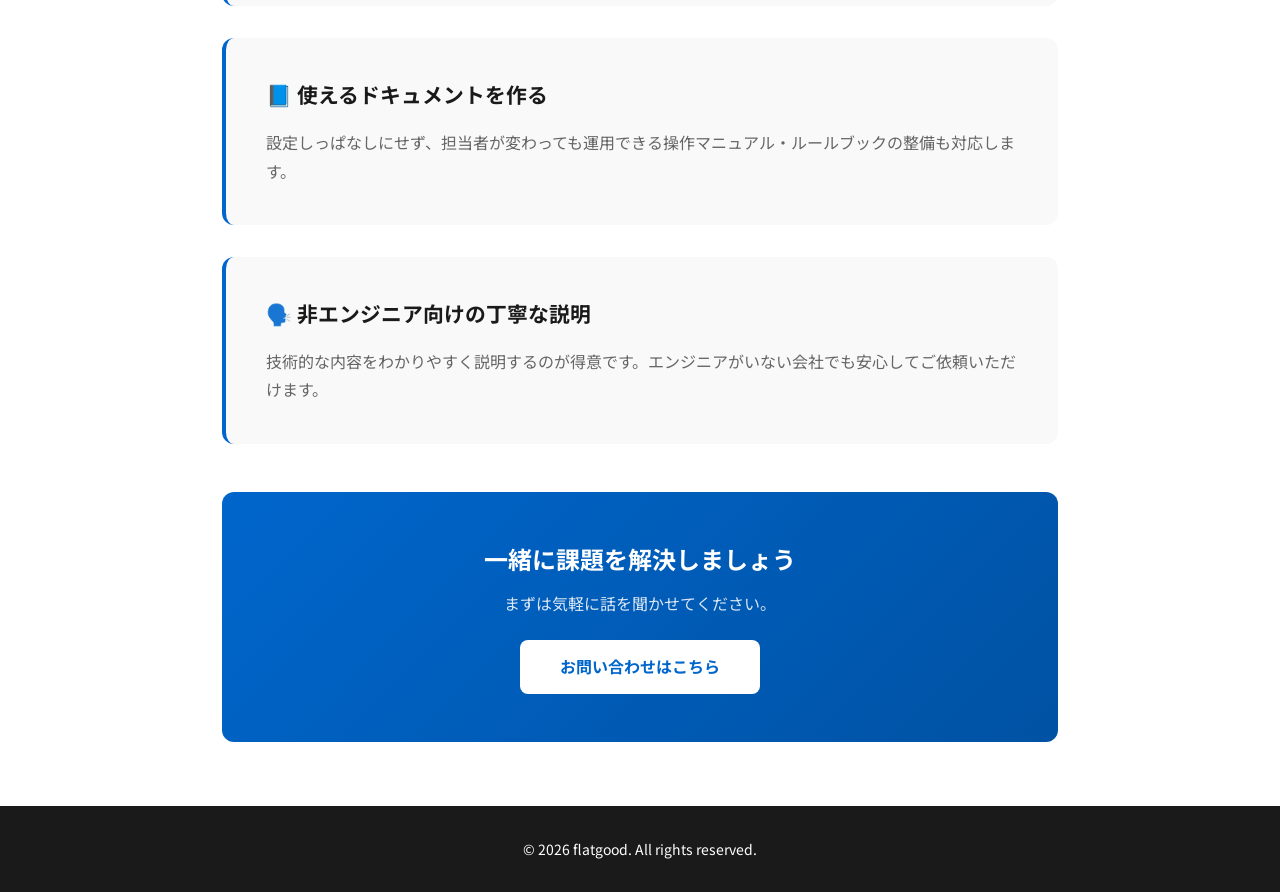
<file: profile.html>
<!DOCTYPE html>
<html lang="ja">
<head>
    <meta charset="UTF-8">
    <meta name="viewport" content="width=device-width, initial-scale=1.0">
    <title>プロフィール | flatgood</title>
    <meta name="description" content="flatgood 運営者のプロフィール・経歴をご紹介します。">
    <link rel="preconnect" href="https://fonts.googleapis.com">
    <link rel="preconnect" href="https://fonts.gstatic.com" crossorigin>
    <link href="https://fonts.googleapis.com/css2?family=Noto+Sans+JP:wght@400;500;600;700&display=swap" rel="stylesheet">
    <link rel="stylesheet" href="../style.css">
</head>
<body>
    <header class="header"></header>

    <section class="page-hero">
        <div class="container">
            <h1>プロフィール</h1>
            <p>HubSpot導入・CRM設計を専門とするフリーランスです。沖縄からリモートで全国の企業を支援しています。</p>
        </div>
    </section>

    <main class="page-main">
        <h2 class="section-title">自己紹介</h2>

        <div class="content-card">
            <h3>flatgood について</h3>
            <p>HubSpot導入・CRM設計を専門にしています。SaaS企業でプリセールス・導入支援・カスタマーサクセスの3つの役割を経験した後、独立し「flatgood」として活動しています。</p>
            <p style="margin-top:12px;">現在は沖縄を拠点に、リモートで全国の企業のHubSpot活用・CRM改善を支援しています。小規模なスタートアップから中堅企業まで、業種問わず対応しています。</p>
        </div>

        <h2 class="section-title" style="margin-top:48px;">経歴・スキル</h2>
        <div class="content-grid">
            <div class="content-card">
                <span class="tag">プリセールス</span>
                <h3>📣 プリセールス経験</h3>
                <p>SaaS製品のデモ・提案・RFP対応を担当。ビジネス要件からツール提案する視点を培いました。</p>
            </div>
            <div class="content-card">
                <span class="tag">導入支援</span>
                <h3>🛠️ 導入支援経験</h3>
                <p>契約後の初期設定・運用設計・トレーニングまで、導入プロジェクトを一貫して担当しました。</p>
            </div>
            <div class="content-card">
                <span class="tag">CS</span>
                <h3>🤝 カスタマーサクセス経験</h3>
                <p>チャーン対策・アップセル・NPS改善など、顧客の継続・成長を支えるCSを実践しました。</p>
            </div>
        </div>

        <h2 class="section-title" style="margin-top:48px;">得意なこと</h2>
        <div class="content-card">
            <h3>🔍 業務フローの言語化と設計</h3>
            <p>「なんとなくうまくいっていない」という状態から、課題を整理して解決策をシステムに落とし込む作業が得意です。</p>
        </div>
        <div class="content-card">
            <h3>📘 使えるドキュメントを作る</h3>
            <p>設定しっぱなしにせず、担当者が変わっても運用できる操作マニュアル・ルールブックの整備も対応します。</p>
        </div>
        <div class="content-card">
            <h3>🗣️ 非エンジニア向けの丁寧な説明</h3>
            <p>技術的な内容をわかりやすく説明するのが得意です。エンジニアがいない会社でも安心してご依頼いただけます。</p>
        </div>

        <div class="cta-block">
            <h3>一緒に課題を解決しましょう</h3>
            <p>まずは気軽に話を聞かせてください。</p>
            <a href="contact.html">お問い合わせはこちら</a>
        </div>
    </main>

    <footer class="footer">
        <div class="container"><p>&copy; 2026 flatgood. All rights reserved.</p></div>
    </footer>
    <script src="../nav.js"></script>
</body>
</html>
</file>
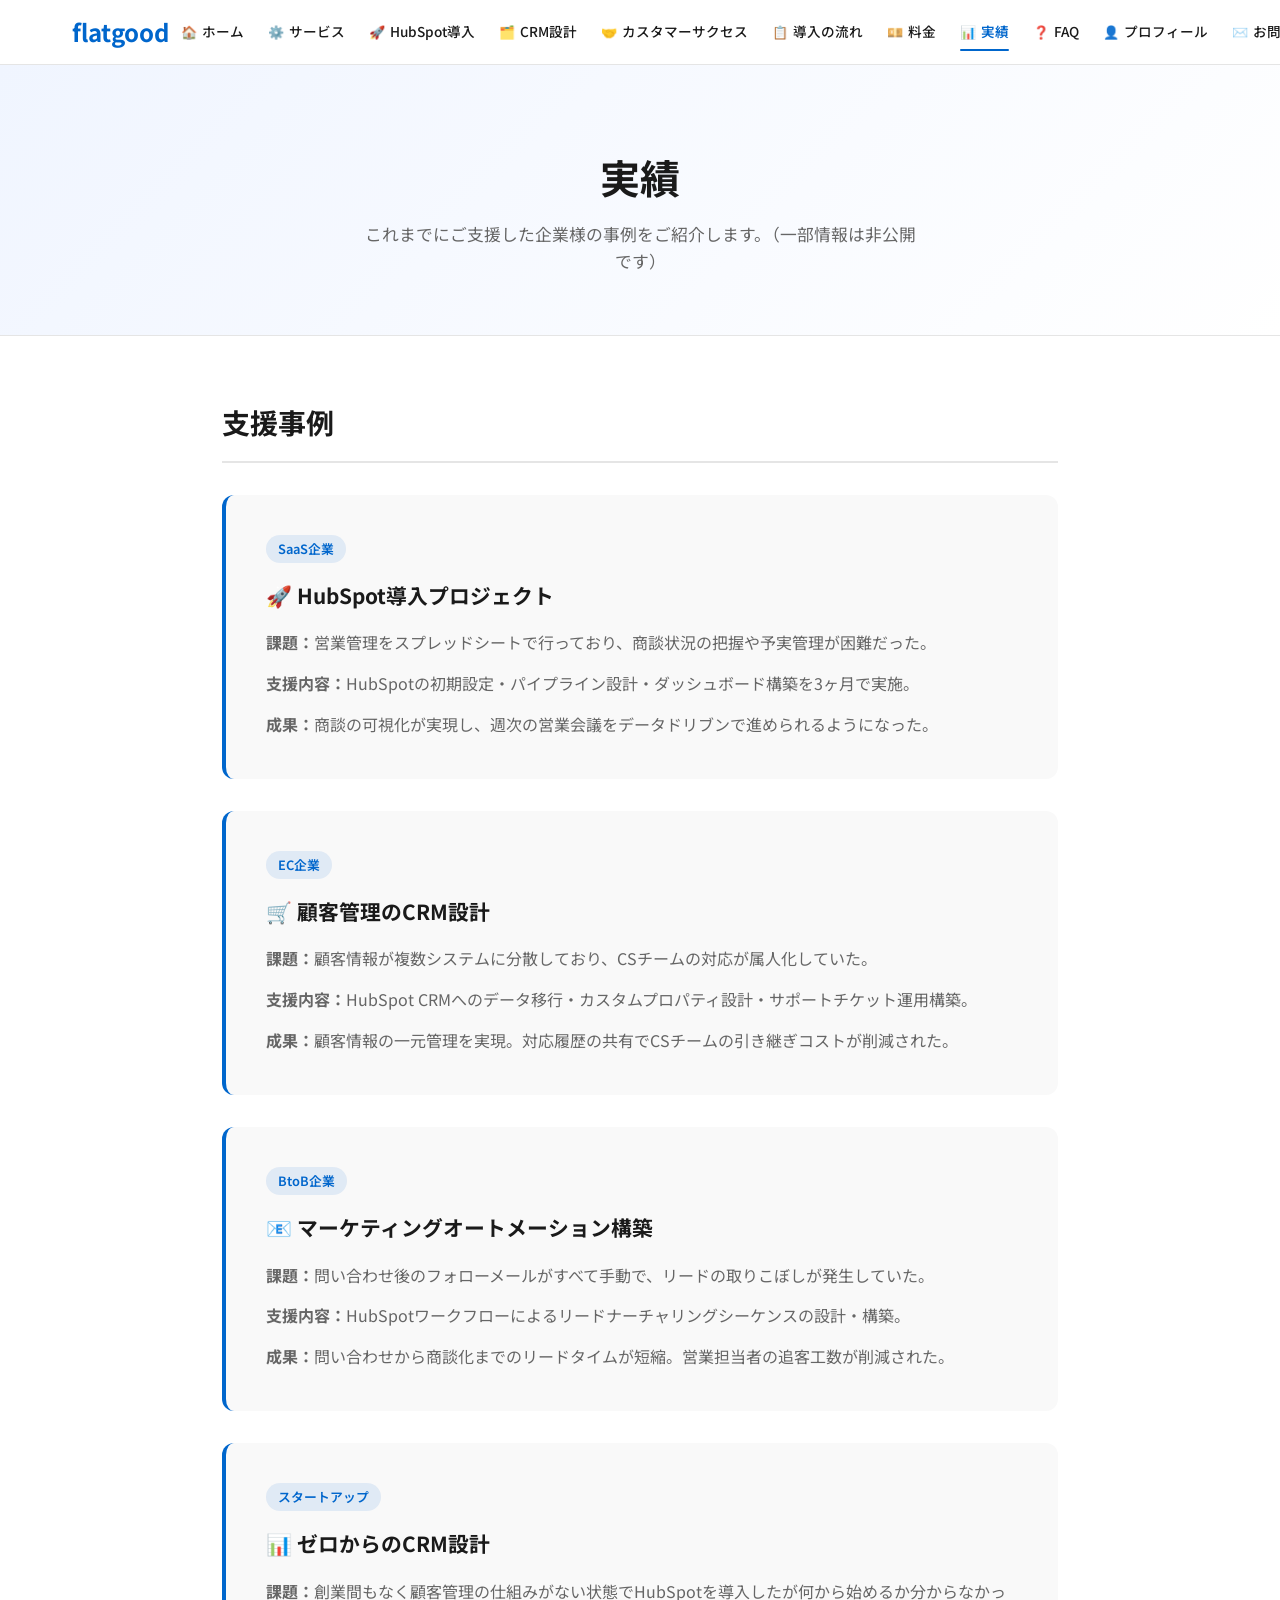
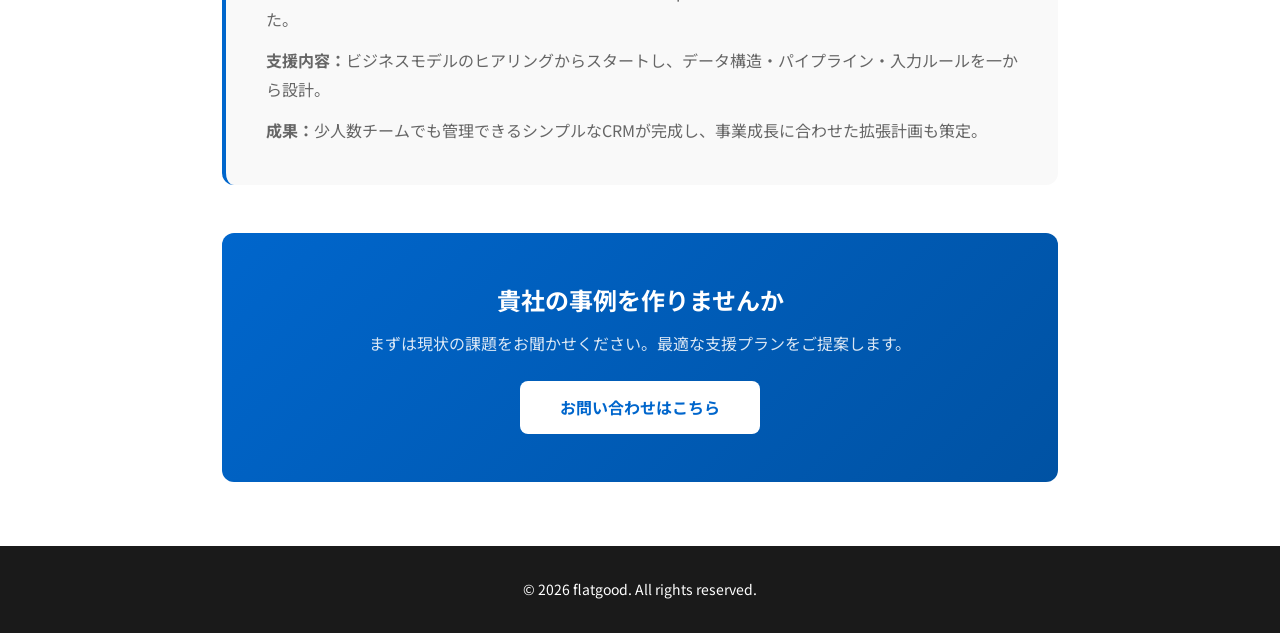
<file: results.html>
<!DOCTYPE html>
<html lang="ja">
<head>
    <meta charset="UTF-8">
    <meta name="viewport" content="width=device-width, initial-scale=1.0">
    <title>実績 | flatgood</title>
    <meta name="description" content="HubSpot導入・CRM設計の支援実績をご紹介します。">
    <link rel="preconnect" href="https://fonts.googleapis.com">
    <link rel="preconnect" href="https://fonts.gstatic.com" crossorigin>
    <link href="https://fonts.googleapis.com/css2?family=Noto+Sans+JP:wght@400;500;600;700&display=swap" rel="stylesheet">
    <link rel="stylesheet" href="../style.css">
</head>
<body>
    <header class="header"></header>

    <section class="page-hero">
        <div class="container">
            <h1>実績</h1>
            <p>これまでにご支援した企業様の事例をご紹介します。（一部情報は非公開です）</p>
        </div>
    </section>

    <main class="page-main">
        <h2 class="section-title">支援事例</h2>

        <div class="content-card">
            <span class="tag">SaaS企業</span>
            <h3>🚀 HubSpot導入プロジェクト</h3>
            <p><strong>課題：</strong>営業管理をスプレッドシートで行っており、商談状況の把握や予実管理が困難だった。</p>
            <p style="margin-top:12px;"><strong>支援内容：</strong>HubSpotの初期設定・パイプライン設計・ダッシュボード構築を3ヶ月で実施。</p>
            <p style="margin-top:12px;"><strong>成果：</strong>商談の可視化が実現し、週次の営業会議をデータドリブンで進められるようになった。</p>
        </div>

        <div class="content-card">
            <span class="tag">EC企業</span>
            <h3>🛒 顧客管理のCRM設計</h3>
            <p><strong>課題：</strong>顧客情報が複数システムに分散しており、CSチームの対応が属人化していた。</p>
            <p style="margin-top:12px;"><strong>支援内容：</strong>HubSpot CRMへのデータ移行・カスタムプロパティ設計・サポートチケット運用構築。</p>
            <p style="margin-top:12px;"><strong>成果：</strong>顧客情報の一元管理を実現。対応履歴の共有でCSチームの引き継ぎコストが削減された。</p>
        </div>

        <div class="content-card">
            <span class="tag">BtoB企業</span>
            <h3>📧 マーケティングオートメーション構築</h3>
            <p><strong>課題：</strong>問い合わせ後のフォローメールがすべて手動で、リードの取りこぼしが発生していた。</p>
            <p style="margin-top:12px;"><strong>支援内容：</strong>HubSpotワークフローによるリードナーチャリングシーケンスの設計・構築。</p>
            <p style="margin-top:12px;"><strong>成果：</strong>問い合わせから商談化までのリードタイムが短縮。営業担当者の追客工数が削減された。</p>
        </div>

        <div class="content-card">
            <span class="tag">スタートアップ</span>
            <h3>📊 ゼロからのCRM設計</h3>
            <p><strong>課題：</strong>創業間もなく顧客管理の仕組みがない状態でHubSpotを導入したが何から始めるか分からなかった。</p>
            <p style="margin-top:12px;"><strong>支援内容：</strong>ビジネスモデルのヒアリングからスタートし、データ構造・パイプライン・入力ルールを一から設計。</p>
            <p style="margin-top:12px;"><strong>成果：</strong>少人数チームでも管理できるシンプルなCRMが完成し、事業成長に合わせた拡張計画も策定。</p>
        </div>

        <div class="cta-block">
            <h3>貴社の事例を作りませんか</h3>
            <p>まずは現状の課題をお聞かせください。最適な支援プランをご提案します。</p>
            <a href="contact.html">お問い合わせはこちら</a>
        </div>
    </main>

    <footer class="footer">
        <div class="container"><p>&copy; 2026 flatgood. All rights reserved.</p></div>
    </footer>
    <script src="../nav.js"></script>
</body>
</html>
</file>
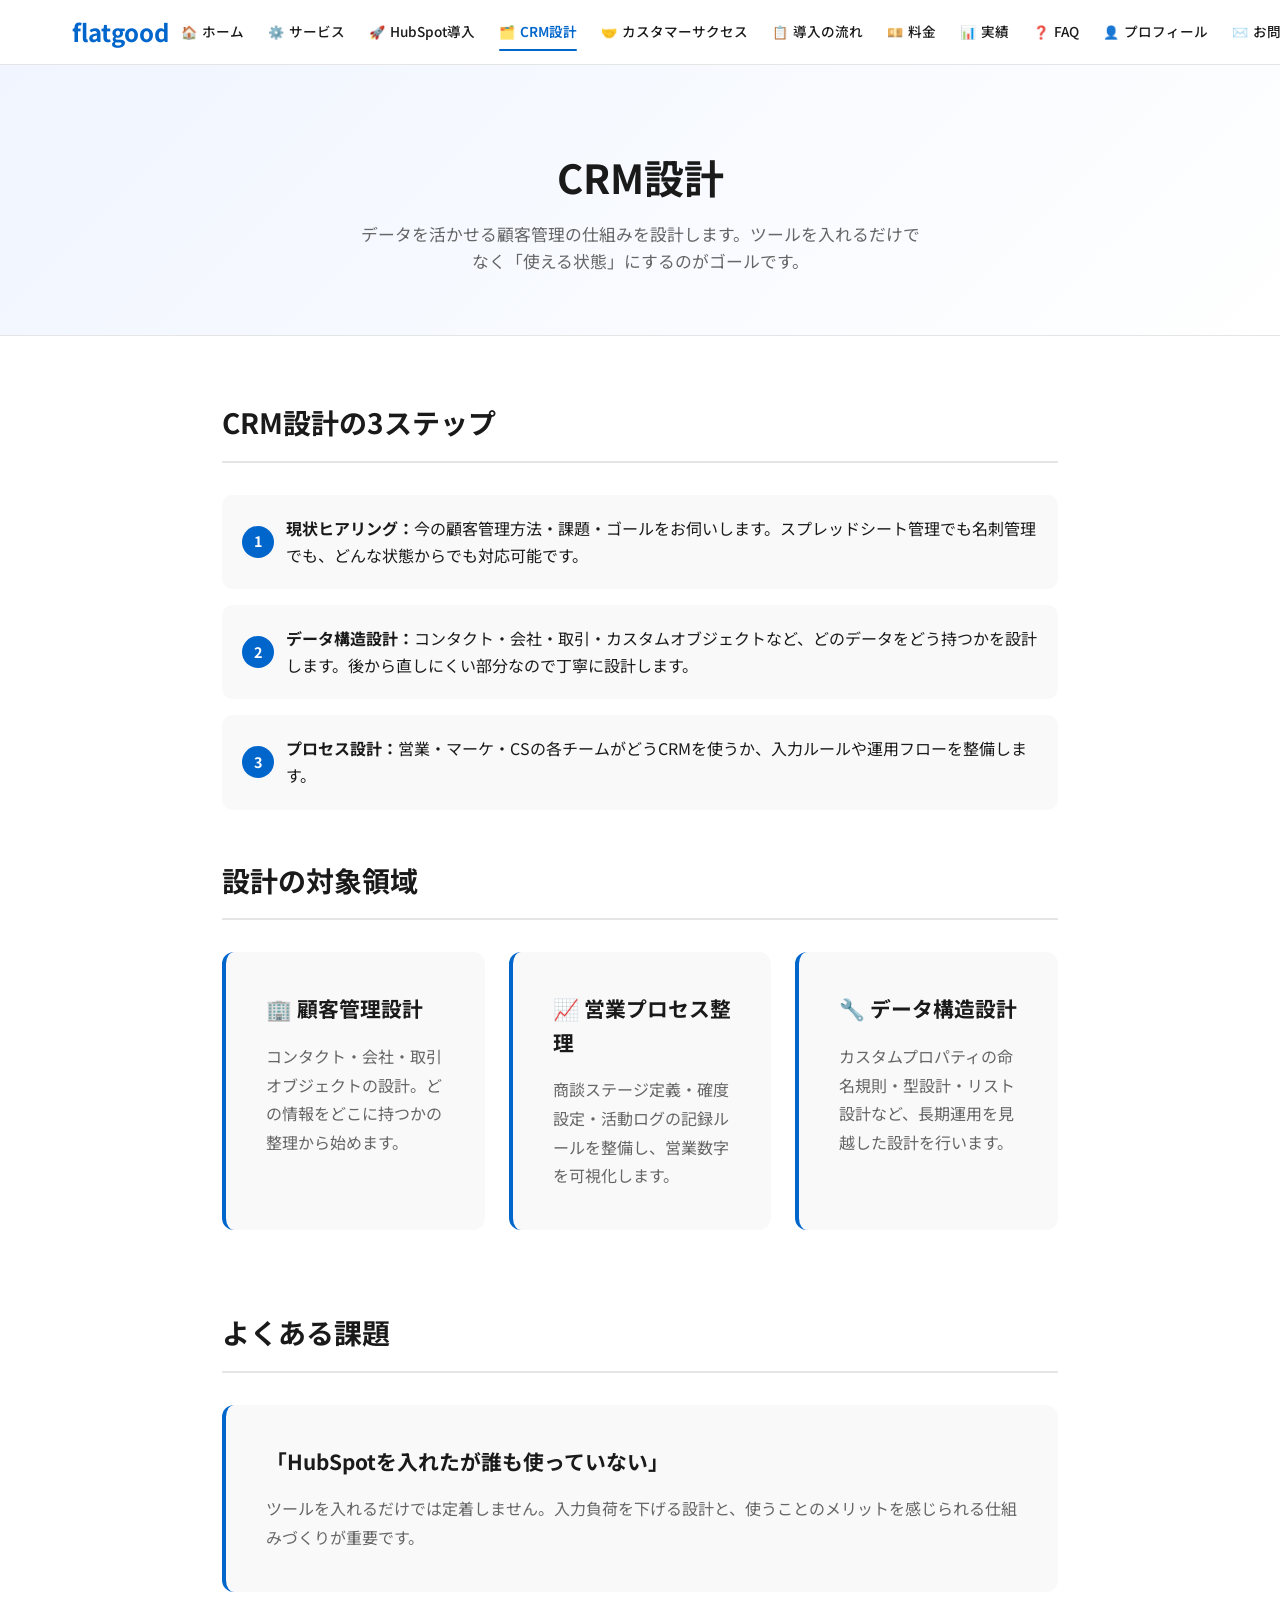
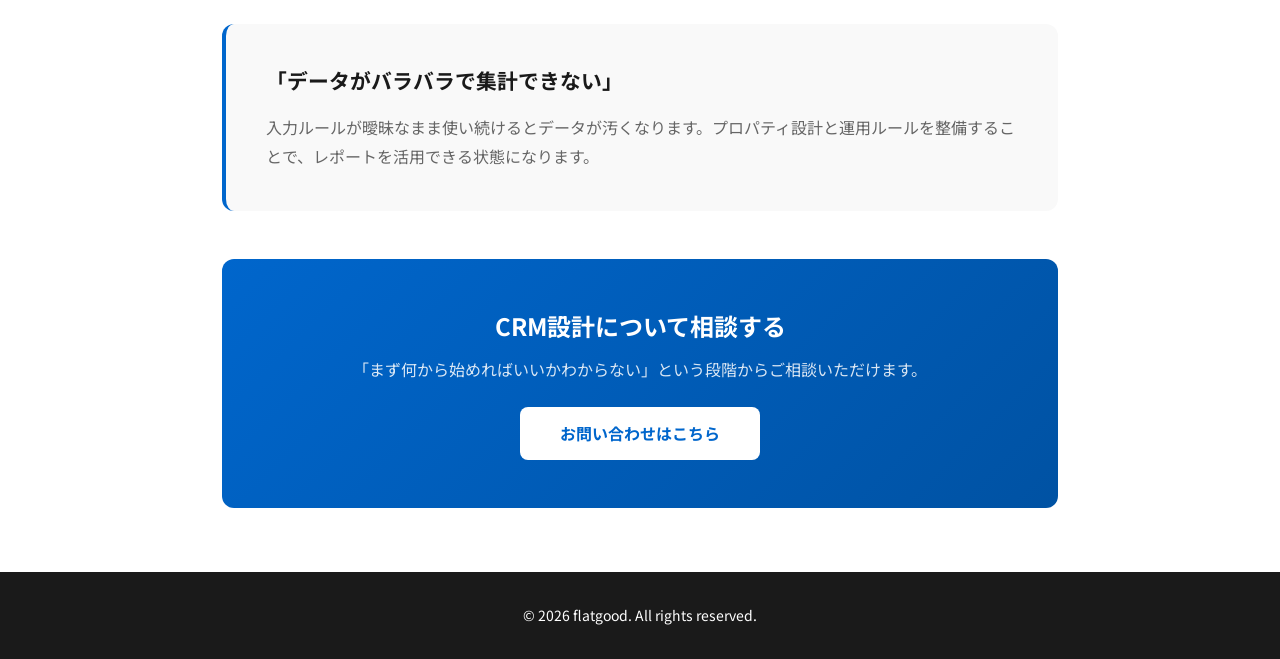
<file: pages/crm.html>
<!DOCTYPE html>
<html lang="ja">
<head>
    <meta charset="UTF-8">
    <meta name="viewport" content="width=device-width, initial-scale=1.0">
    <title>CRM設計 | flatgood</title>
    <meta name="description" content="顧客管理設計・営業プロセス整理・データ構造設計を支援します。">
    <link rel="preconnect" href="https://fonts.googleapis.com">
    <link rel="preconnect" href="https://fonts.gstatic.com" crossorigin>
    <link href="https://fonts.googleapis.com/css2?family=Noto+Sans+JP:wght@400;500;600;700&display=swap" rel="stylesheet">
    <link rel="stylesheet" href="../style.css">
</head>
<body>
    <header class="header"></header>

    <section class="page-hero">
        <div class="container">
            <h1>CRM設計</h1>
            <p>データを活かせる顧客管理の仕組みを設計します。ツールを入れるだけでなく「使える状態」にするのがゴールです。</p>
        </div>
    </section>

    <main class="page-main">
        <h2 class="section-title">CRM設計の3ステップ</h2>

        <ol class="step-list">
            <li><strong>現状ヒアリング：</strong>今の顧客管理方法・課題・ゴールをお伺いします。スプレッドシート管理でも名刺管理でも、どんな状態からでも対応可能です。</li>
            <li><strong>データ構造設計：</strong>コンタクト・会社・取引・カスタムオブジェクトなど、どのデータをどう持つかを設計します。後から直しにくい部分なので丁寧に設計します。</li>
            <li><strong>プロセス設計：</strong>営業・マーケ・CSの各チームがどうCRMを使うか、入力ルールや運用フローを整備します。</li>
        </ol>

        <h2 class="section-title" style="margin-top:48px;">設計の対象領域</h2>
        <div class="content-grid">
            <div class="content-card">
                <h3>🏢 顧客管理設計</h3>
                <p>コンタクト・会社・取引オブジェクトの設計。どの情報をどこに持つかの整理から始めます。</p>
            </div>
            <div class="content-card">
                <h3>📈 営業プロセス整理</h3>
                <p>商談ステージ定義・確度設定・活動ログの記録ルールを整備し、営業数字を可視化します。</p>
            </div>
            <div class="content-card">
                <h3>🔧 データ構造設計</h3>
                <p>カスタムプロパティの命名規則・型設計・リスト設計など、長期運用を見越した設計を行います。</p>
            </div>
        </div>

        <h2 class="section-title" style="margin-top:48px;">よくある課題</h2>
        <div class="content-card">
            <h3>「HubSpotを入れたが誰も使っていない」</h3>
            <p>ツールを入れるだけでは定着しません。入力負荷を下げる設計と、使うことのメリットを感じられる仕組みづくりが重要です。</p>
        </div>
        <div class="content-card">
            <h3>「データがバラバラで集計できない」</h3>
            <p>入力ルールが曖昧なまま使い続けるとデータが汚くなります。プロパティ設計と運用ルールを整備することで、レポートを活用できる状態になります。</p>
        </div>

        <div class="cta-block">
            <h3>CRM設計について相談する</h3>
            <p>「まず何から始めればいいかわからない」という段階からご相談いただけます。</p>
            <a href="contact.html">お問い合わせはこちら</a>
        </div>
    </main>

    <footer class="footer">
        <div class="container"><p>&copy; 2026 flatgood. All rights reserved.</p></div>
    </footer>
    <script src="../nav.js"></script>
</body>
</html>
</file>
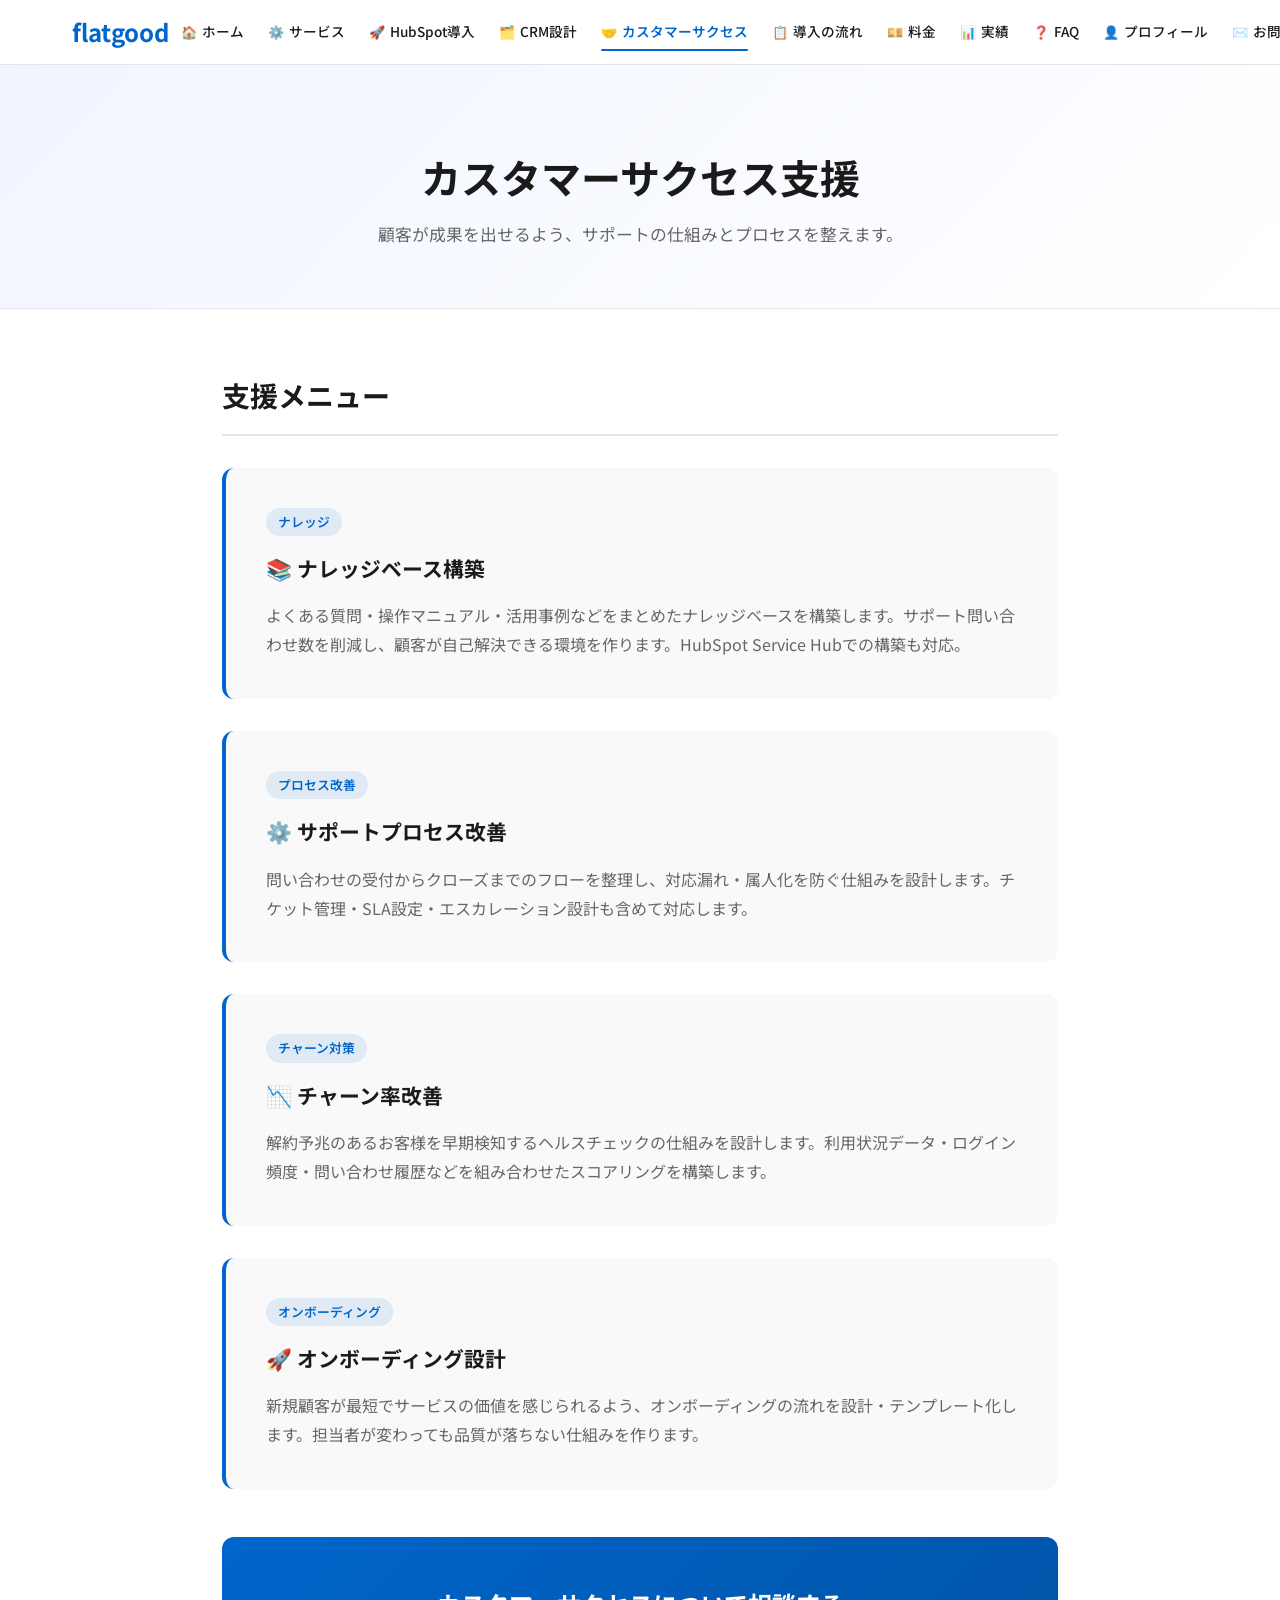
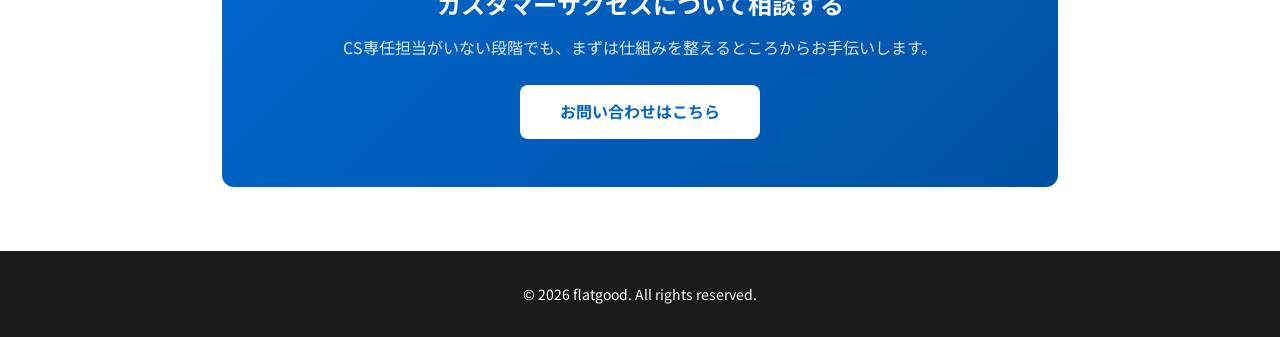
<file: pages/cs.html>
<!DOCTYPE html>
<html lang="ja">
<head>
    <meta charset="UTF-8">
    <meta name="viewport" content="width=device-width, initial-scale=1.0">
    <title>カスタマーサクセス支援 | flatgood</title>
    <meta name="description" content="ナレッジベース構築・サポートプロセス改善・チャーン対策などカスタマーサクセス支援を提供します。">
    <link rel="preconnect" href="https://fonts.googleapis.com">
    <link rel="preconnect" href="https://fonts.gstatic.com" crossorigin>
    <link href="https://fonts.googleapis.com/css2?family=Noto+Sans+JP:wght@400;500;600;700&display=swap" rel="stylesheet">
    <link rel="stylesheet" href="../style.css">
</head>
<body>
    <header class="header"></header>

    <section class="page-hero">
        <div class="container">
            <h1>カスタマーサクセス支援</h1>
            <p>顧客が成果を出せるよう、サポートの仕組みとプロセスを整えます。</p>
        </div>
    </section>

    <main class="page-main">
        <h2 class="section-title">支援メニュー</h2>

        <div class="content-card">
            <span class="tag">ナレッジ</span>
            <h3>📚 ナレッジベース構築</h3>
            <p>よくある質問・操作マニュアル・活用事例などをまとめたナレッジベースを構築します。サポート問い合わせ数を削減し、顧客が自己解決できる環境を作ります。HubSpot Service Hubでの構築も対応。</p>
        </div>
        <div class="content-card">
            <span class="tag">プロセス改善</span>
            <h3>⚙️ サポートプロセス改善</h3>
            <p>問い合わせの受付からクローズまでのフローを整理し、対応漏れ・属人化を防ぐ仕組みを設計します。チケット管理・SLA設定・エスカレーション設計も含めて対応します。</p>
        </div>
        <div class="content-card">
            <span class="tag">チャーン対策</span>
            <h3>📉 チャーン率改善</h3>
            <p>解約予兆のあるお客様を早期検知するヘルスチェックの仕組みを設計します。利用状況データ・ログイン頻度・問い合わせ履歴などを組み合わせたスコアリングを構築します。</p>
        </div>
        <div class="content-card">
            <span class="tag">オンボーディング</span>
            <h3>🚀 オンボーディング設計</h3>
            <p>新規顧客が最短でサービスの価値を感じられるよう、オンボーディングの流れを設計・テンプレート化します。担当者が変わっても品質が落ちない仕組みを作ります。</p>
        </div>

        <div class="cta-block">
            <h3>カスタマーサクセスについて相談する</h3>
            <p>CS専任担当がいない段階でも、まずは仕組みを整えるところからお手伝いします。</p>
            <a href="contact.html">お問い合わせはこちら</a>
        </div>
    </main>

    <footer class="footer">
        <div class="container"><p>&copy; 2026 flatgood. All rights reserved.</p></div>
    </footer>
    <script src="../nav.js"></script>
</body>
</html>
</file>
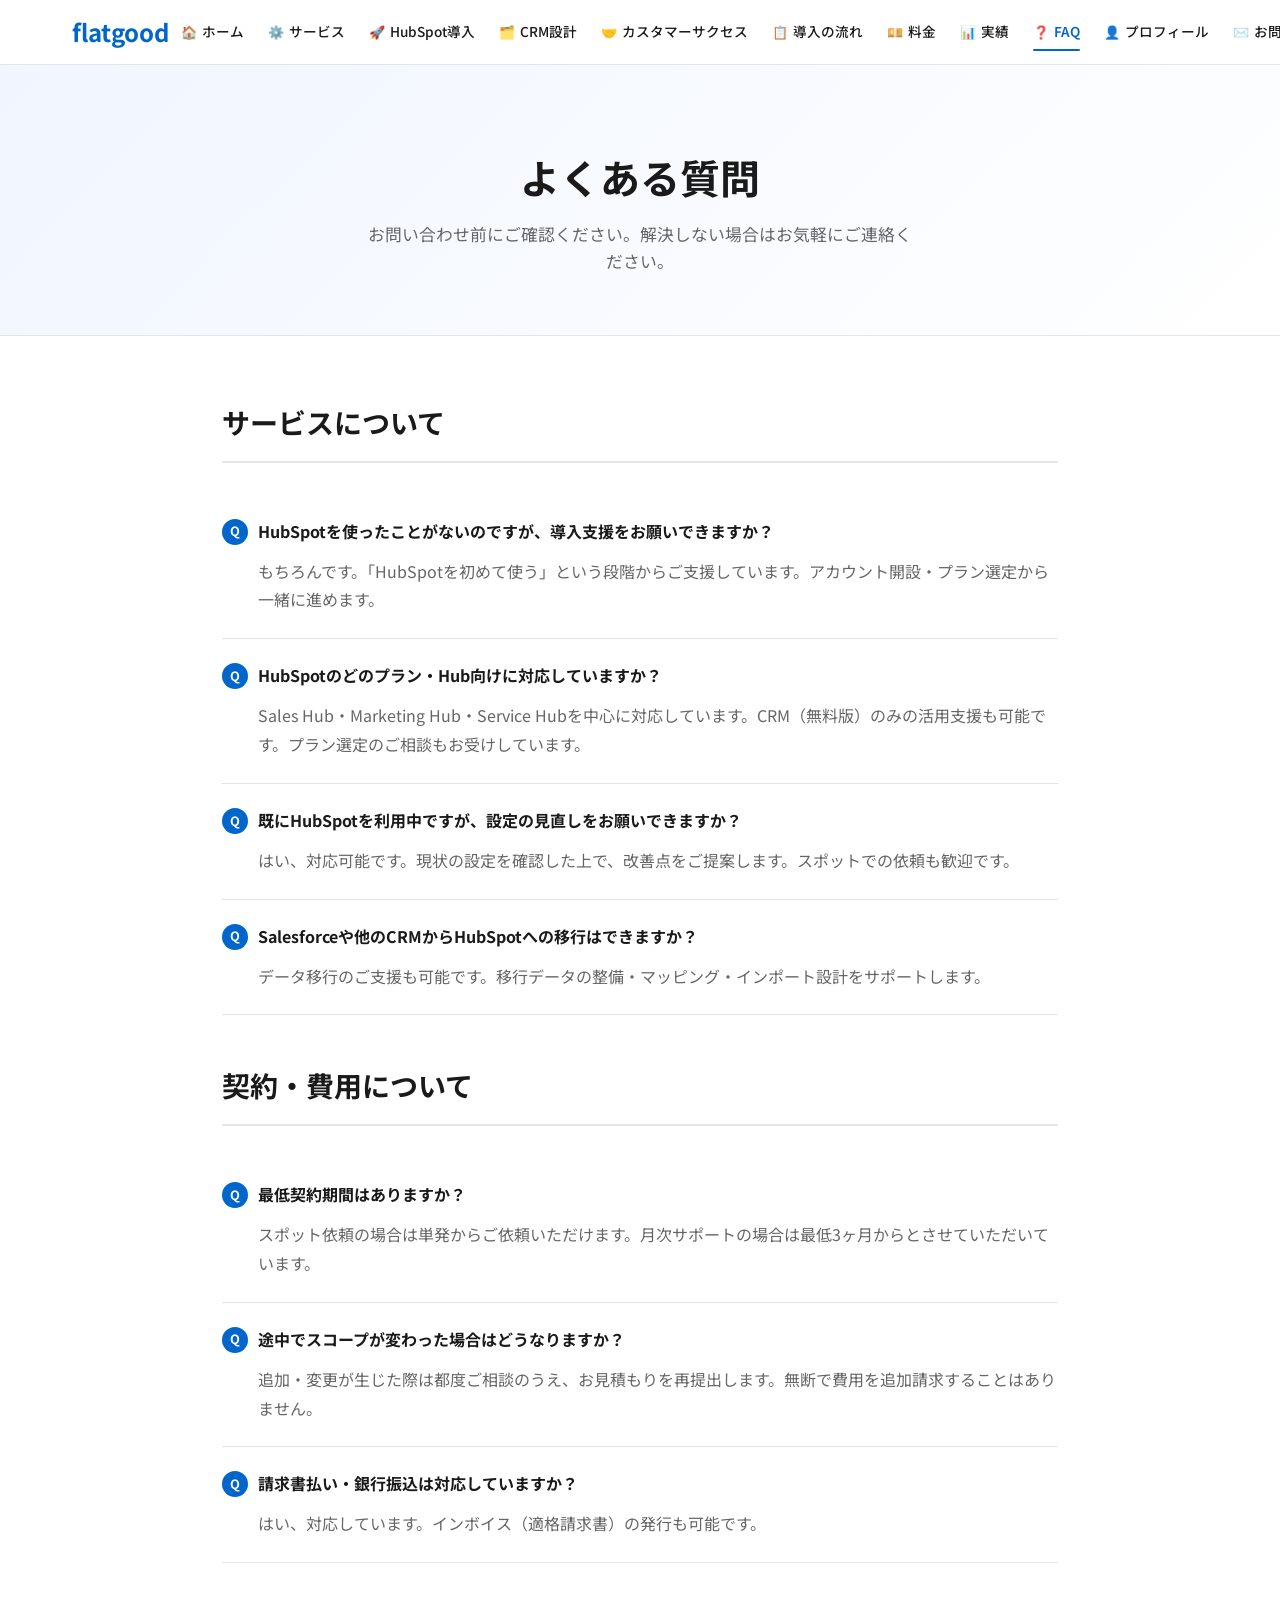
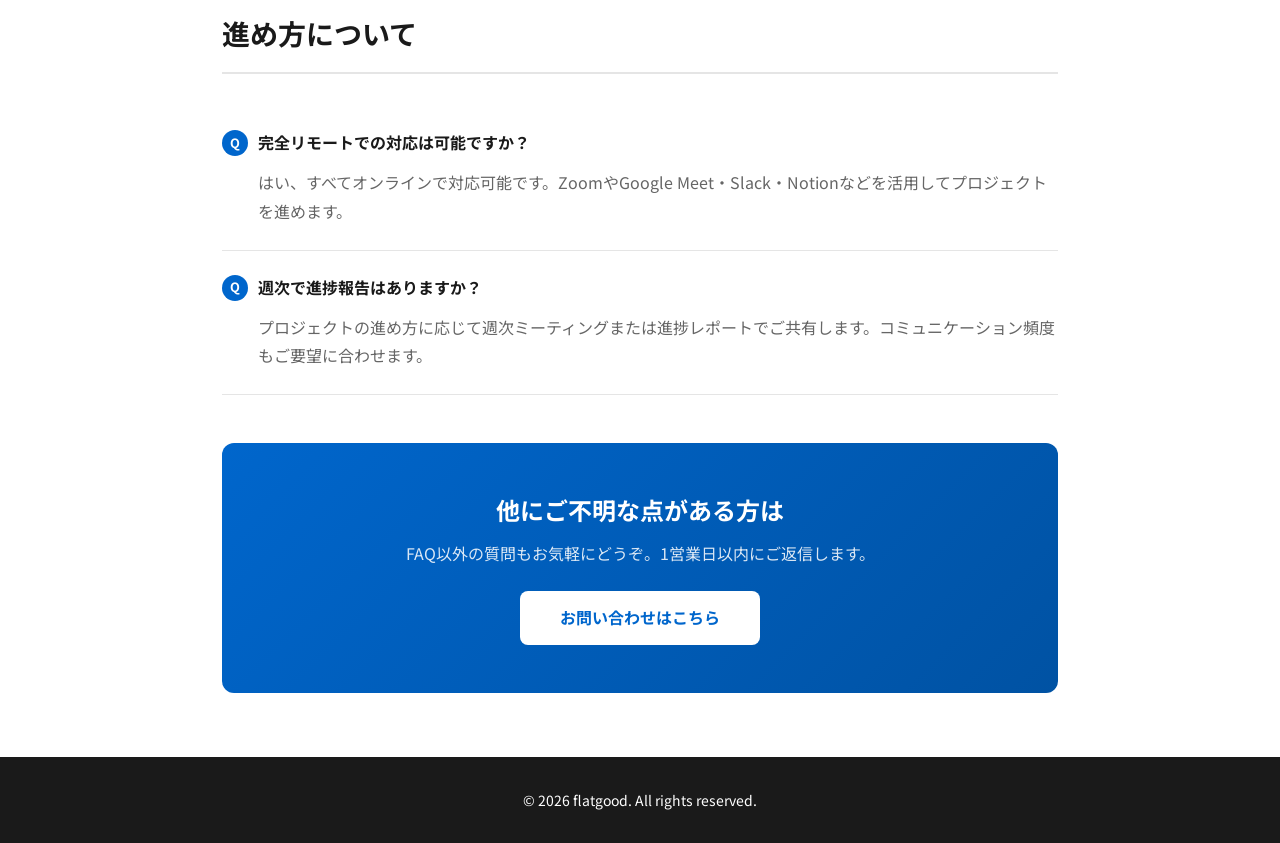
<file: pages/faq.html>
<!DOCTYPE html>
<html lang="ja">
<head>
    <meta charset="UTF-8">
    <meta name="viewport" content="width=device-width, initial-scale=1.0">
    <title>よくある質問 | flatgood</title>
    <meta name="description" content="HubSpot導入・CRM設計支援に関するよくある質問をまとめました。">
    <link rel="preconnect" href="https://fonts.googleapis.com">
    <link rel="preconnect" href="https://fonts.gstatic.com" crossorigin>
    <link href="https://fonts.googleapis.com/css2?family=Noto+Sans+JP:wght@400;500;600;700&display=swap" rel="stylesheet">
    <link rel="stylesheet" href="../style.css">
</head>
<body>
    <header class="header"></header>

    <section class="page-hero">
        <div class="container">
            <h1>よくある質問</h1>
            <p>お問い合わせ前にご確認ください。解決しない場合はお気軽にご連絡ください。</p>
        </div>
    </section>

    <main class="page-main">
        <h2 class="section-title">サービスについて</h2>

        <div class="faq-item">
            <div class="faq-q">HubSpotを使ったことがないのですが、導入支援をお願いできますか？</div>
            <div class="faq-a">もちろんです。「HubSpotを初めて使う」という段階からご支援しています。アカウント開設・プラン選定から一緒に進めます。</div>
        </div>
        <div class="faq-item">
            <div class="faq-q">HubSpotのどのプラン・Hub向けに対応していますか？</div>
            <div class="faq-a">Sales Hub・Marketing Hub・Service Hubを中心に対応しています。CRM（無料版）のみの活用支援も可能です。プラン選定のご相談もお受けしています。</div>
        </div>
        <div class="faq-item">
            <div class="faq-q">既にHubSpotを利用中ですが、設定の見直しをお願いできますか？</div>
            <div class="faq-a">はい、対応可能です。現状の設定を確認した上で、改善点をご提案します。スポットでの依頼も歓迎です。</div>
        </div>
        <div class="faq-item">
            <div class="faq-q">Salesforceや他のCRMからHubSpotへの移行はできますか？</div>
            <div class="faq-a">データ移行のご支援も可能です。移行データの整備・マッピング・インポート設計をサポートします。</div>
        </div>

        <h2 class="section-title" style="margin-top:48px;">契約・費用について</h2>

        <div class="faq-item">
            <div class="faq-q">最低契約期間はありますか？</div>
            <div class="faq-a">スポット依頼の場合は単発からご依頼いただけます。月次サポートの場合は最低3ヶ月からとさせていただいています。</div>
        </div>
        <div class="faq-item">
            <div class="faq-q">途中でスコープが変わった場合はどうなりますか？</div>
            <div class="faq-a">追加・変更が生じた際は都度ご相談のうえ、お見積もりを再提出します。無断で費用を追加請求することはありません。</div>
        </div>
        <div class="faq-item">
            <div class="faq-q">請求書払い・銀行振込は対応していますか？</div>
            <div class="faq-a">はい、対応しています。インボイス（適格請求書）の発行も可能です。</div>
        </div>

        <h2 class="section-title" style="margin-top:48px;">進め方について</h2>

        <div class="faq-item">
            <div class="faq-q">完全リモートでの対応は可能ですか？</div>
            <div class="faq-a">はい、すべてオンラインで対応可能です。ZoomやGoogle Meet・Slack・Notionなどを活用してプロジェクトを進めます。</div>
        </div>
        <div class="faq-item">
            <div class="faq-q">週次で進捗報告はありますか？</div>
            <div class="faq-a">プロジェクトの進め方に応じて週次ミーティングまたは進捗レポートでご共有します。コミュニケーション頻度もご要望に合わせます。</div>
        </div>

        <div class="cta-block">
            <h3>他にご不明な点がある方は</h3>
            <p>FAQ以外の質問もお気軽にどうぞ。1営業日以内にご返信します。</p>
            <a href="contact.html">お問い合わせはこちら</a>
        </div>
    </main>

    <footer class="footer">
        <div class="container"><p>&copy; 2026 flatgood. All rights reserved.</p></div>
    </footer>
    <script src="../nav.js"></script>
</body>
</html>
</file>
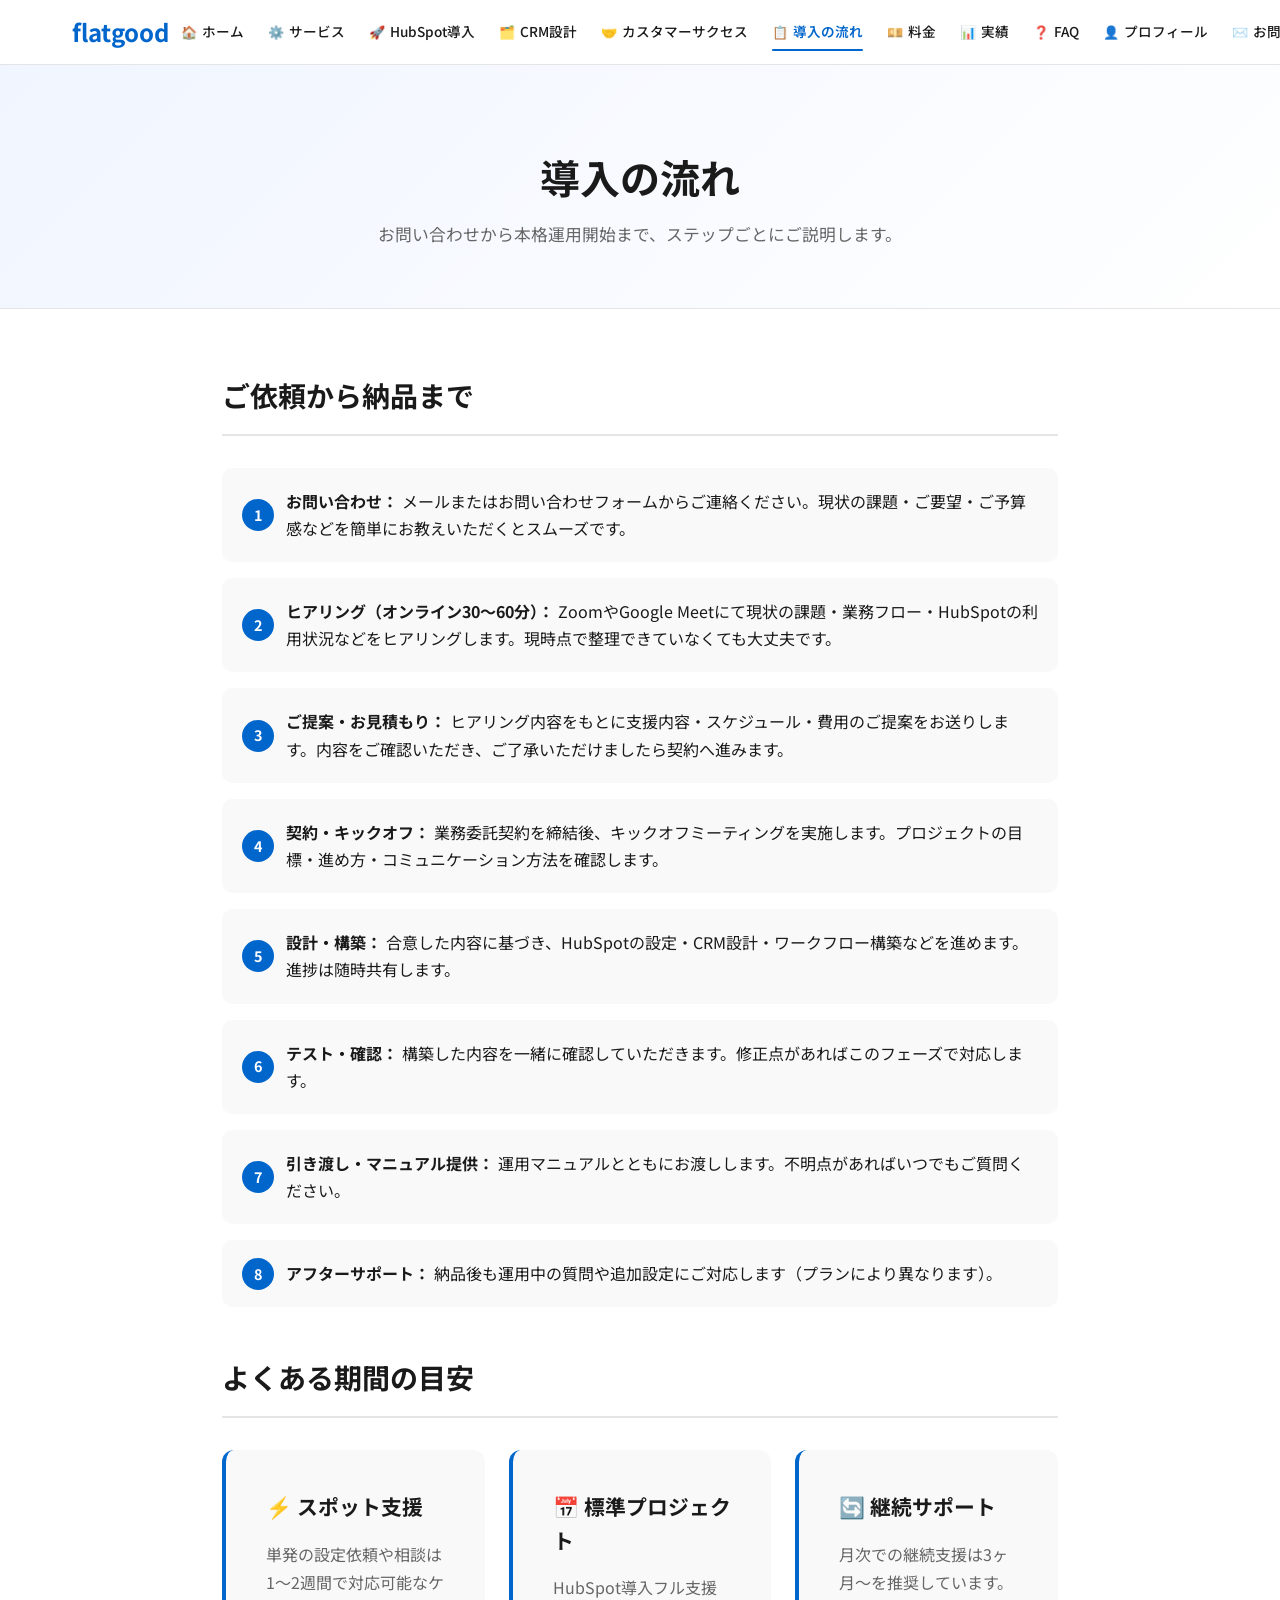
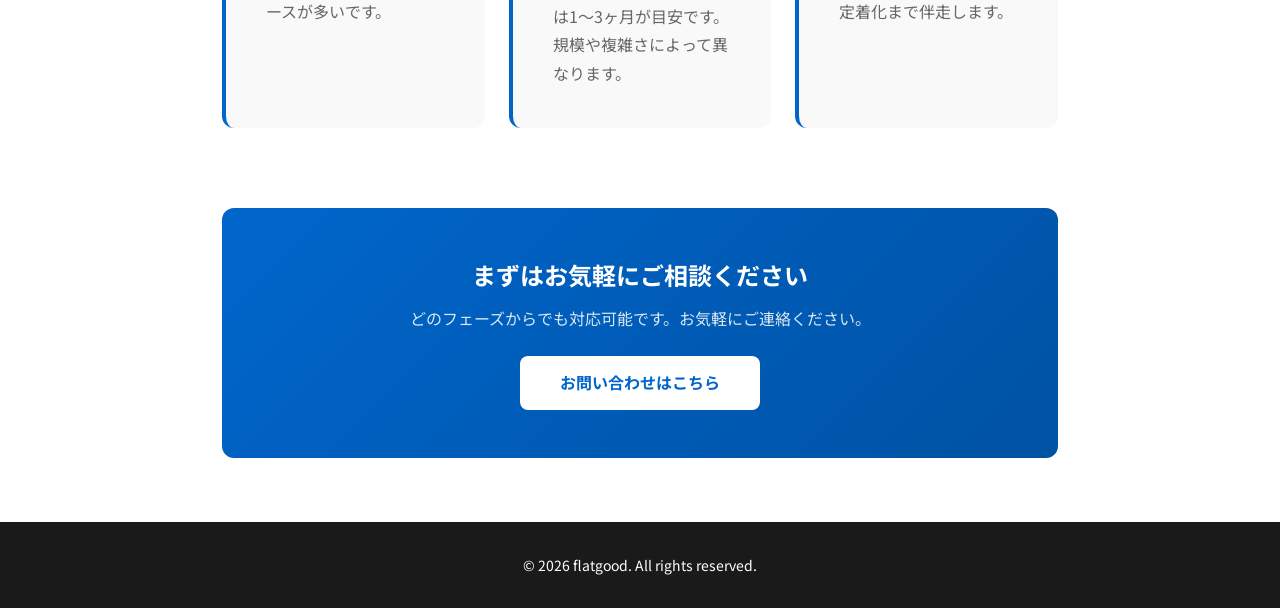
<file: pages/flow.html>
<!DOCTYPE html>
<html lang="ja">
<head>
    <meta charset="UTF-8">
    <meta name="viewport" content="width=device-width, initial-scale=1.0">
    <title>導入の流れ | flatgood</title>
    <meta name="description" content="flatgoodへのご依頼から納品までの流れをご説明します。">
    <link rel="preconnect" href="https://fonts.googleapis.com">
    <link rel="preconnect" href="https://fonts.gstatic.com" crossorigin>
    <link href="https://fonts.googleapis.com/css2?family=Noto+Sans+JP:wght@400;500;600;700&display=swap" rel="stylesheet">
    <link rel="stylesheet" href="../style.css">
</head>
<body>
    <header class="header"></header>

    <section class="page-hero">
        <div class="container">
            <h1>導入の流れ</h1>
            <p>お問い合わせから本格運用開始まで、ステップごとにご説明します。</p>
        </div>
    </section>

    <main class="page-main">
        <h2 class="section-title">ご依頼から納品まで</h2>

        <ol class="step-list">
            <li>
                <strong>お問い合わせ：</strong>
                メールまたはお問い合わせフォームからご連絡ください。現状の課題・ご要望・ご予算感などを簡単にお教えいただくとスムーズです。
            </li>
            <li>
                <strong>ヒアリング（オンライン30〜60分）：</strong>
                ZoomやGoogle Meetにて現状の課題・業務フロー・HubSpotの利用状況などをヒアリングします。現時点で整理できていなくても大丈夫です。
            </li>
            <li>
                <strong>ご提案・お見積もり：</strong>
                ヒアリング内容をもとに支援内容・スケジュール・費用のご提案をお送りします。内容をご確認いただき、ご了承いただけましたら契約へ進みます。
            </li>
            <li>
                <strong>契約・キックオフ：</strong>
                業務委託契約を締結後、キックオフミーティングを実施します。プロジェクトの目標・進め方・コミュニケーション方法を確認します。
            </li>
            <li>
                <strong>設計・構築：</strong>
                合意した内容に基づき、HubSpotの設定・CRM設計・ワークフロー構築などを進めます。進捗は随時共有します。
            </li>
            <li>
                <strong>テスト・確認：</strong>
                構築した内容を一緒に確認していただきます。修正点があればこのフェーズで対応します。
            </li>
            <li>
                <strong>引き渡し・マニュアル提供：</strong>
                運用マニュアルとともにお渡しします。不明点があればいつでもご質問ください。
            </li>
            <li>
                <strong>アフターサポート：</strong>
                納品後も運用中の質問や追加設定にご対応します（プランにより異なります）。
            </li>
        </ol>

        <h2 class="section-title" style="margin-top:48px;">よくある期間の目安</h2>
        <div class="content-grid">
            <div class="content-card">
                <h3>⚡ スポット支援</h3>
                <p>単発の設定依頼や相談は1〜2週間で対応可能なケースが多いです。</p>
            </div>
            <div class="content-card">
                <h3>📅 標準プロジェクト</h3>
                <p>HubSpot導入フル支援は1〜3ヶ月が目安です。規模や複雑さによって異なります。</p>
            </div>
            <div class="content-card">
                <h3>🔄 継続サポート</h3>
                <p>月次での継続支援は3ヶ月〜を推奨しています。定着化まで伴走します。</p>
            </div>
        </div>

        <div class="cta-block">
            <h3>まずはお気軽にご相談ください</h3>
            <p>どのフェーズからでも対応可能です。お気軽にご連絡ください。</p>
            <a href="contact.html">お問い合わせはこちら</a>
        </div>
    </main>

    <footer class="footer">
        <div class="container"><p>&copy; 2026 flatgood. All rights reserved.</p></div>
    </footer>
    <script src="../nav.js"></script>
</body>
</html>
</file>
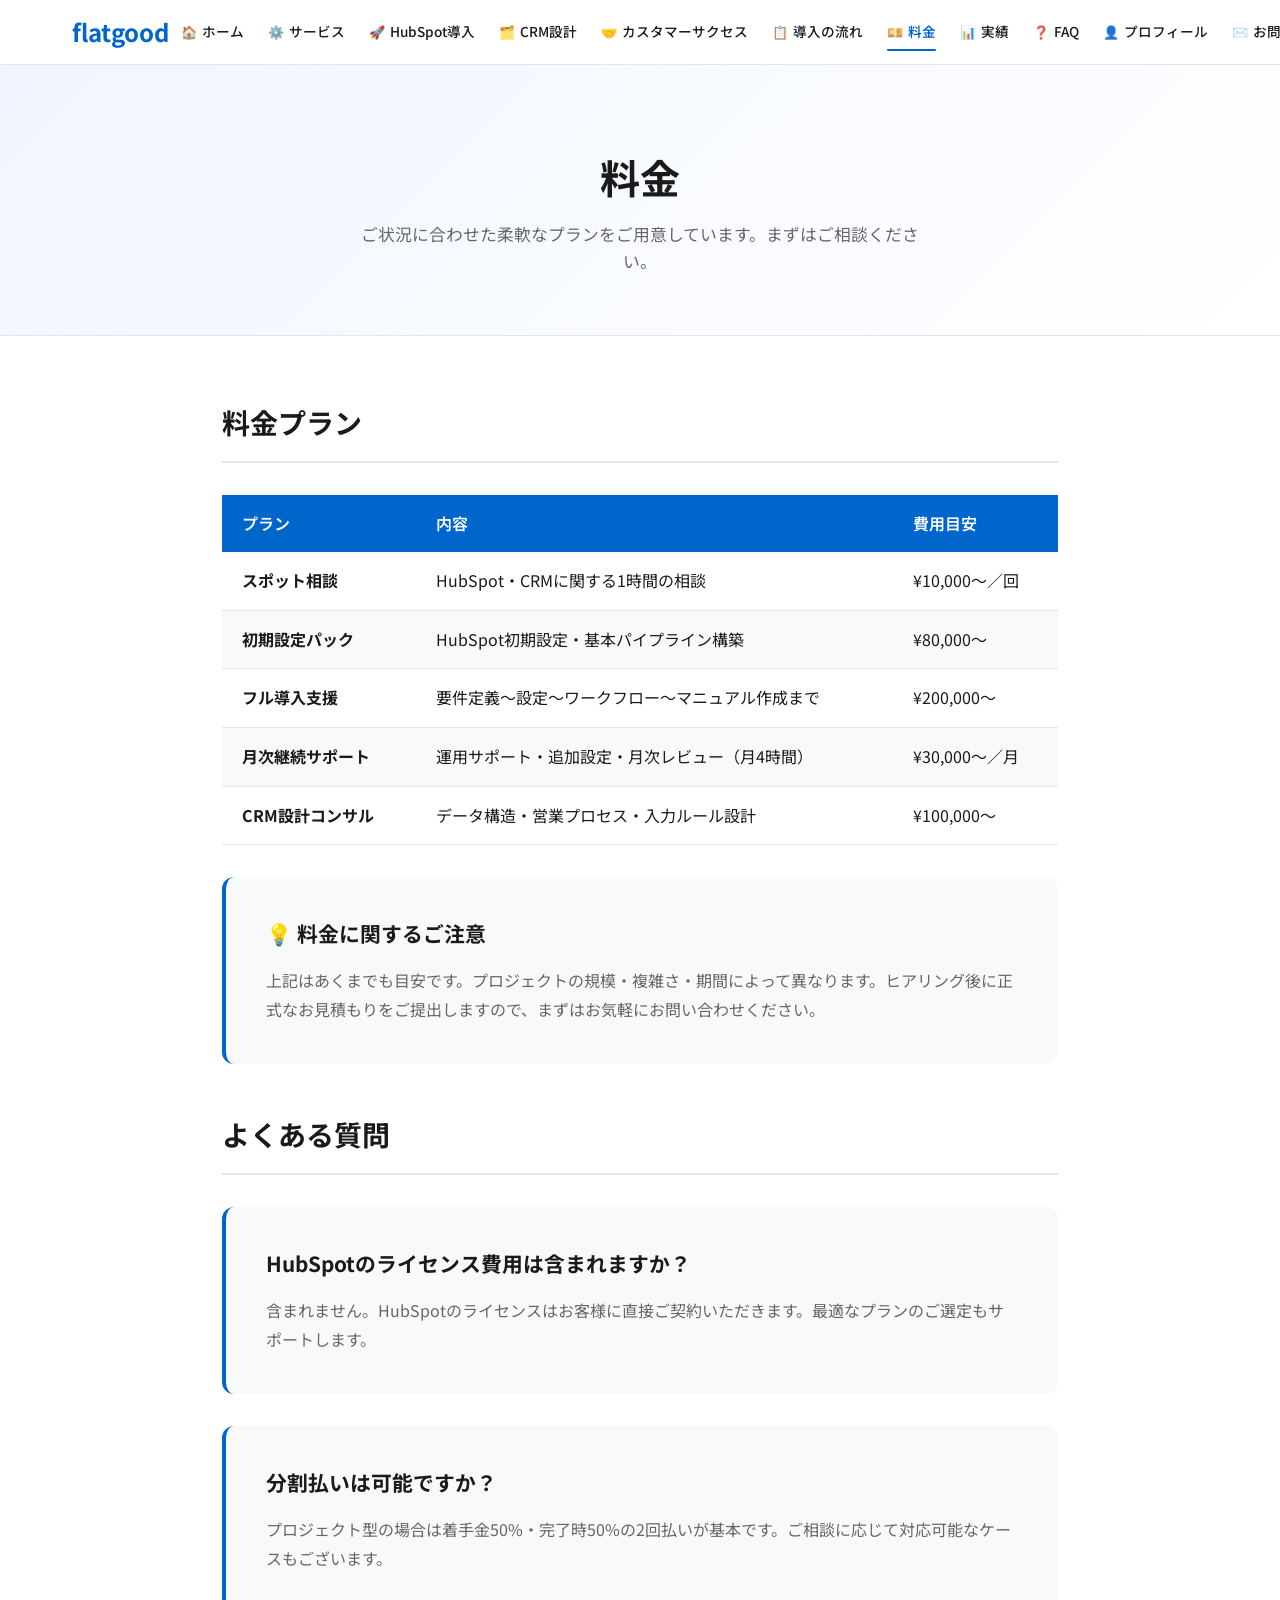
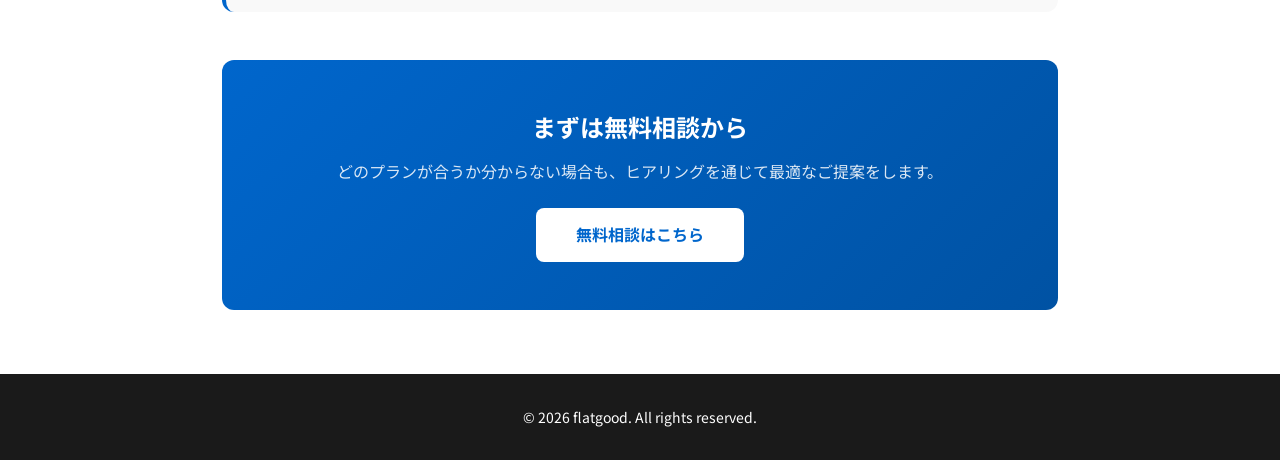
<file: pages/pricing.html>
<!DOCTYPE html>
<html lang="ja">
<head>
    <meta charset="UTF-8">
    <meta name="viewport" content="width=device-width, initial-scale=1.0">
    <title>料金 | flatgood</title>
    <meta name="description" content="HubSpot導入支援・CRM設計の料金プランをご案内します。">
    <link rel="preconnect" href="https://fonts.googleapis.com">
    <link rel="preconnect" href="https://fonts.gstatic.com" crossorigin>
    <link href="https://fonts.googleapis.com/css2?family=Noto+Sans+JP:wght@400;500;600;700&display=swap" rel="stylesheet">
    <link rel="stylesheet" href="../style.css">
</head>
<body>
    <header class="header"></header>

    <section class="page-hero">
        <div class="container">
            <h1>料金</h1>
            <p>ご状況に合わせた柔軟なプランをご用意しています。まずはご相談ください。</p>
        </div>
    </section>

    <main class="page-main">
        <h2 class="section-title">料金プラン</h2>

        <table class="price-table">
            <thead>
                <tr>
                    <th>プラン</th>
                    <th>内容</th>
                    <th>費用目安</th>
                </tr>
            </thead>
            <tbody>
                <tr>
                    <td><strong>スポット相談</strong></td>
                    <td>HubSpot・CRMに関する1時間の相談</td>
                    <td>¥10,000〜／回</td>
                </tr>
                <tr>
                    <td><strong>初期設定パック</strong></td>
                    <td>HubSpot初期設定・基本パイプライン構築</td>
                    <td>¥80,000〜</td>
                </tr>
                <tr>
                    <td><strong>フル導入支援</strong></td>
                    <td>要件定義〜設定〜ワークフロー〜マニュアル作成まで</td>
                    <td>¥200,000〜</td>
                </tr>
                <tr>
                    <td><strong>月次継続サポート</strong></td>
                    <td>運用サポート・追加設定・月次レビュー（月4時間）</td>
                    <td>¥30,000〜／月</td>
                </tr>
                <tr>
                    <td><strong>CRM設計コンサル</strong></td>
                    <td>データ構造・営業プロセス・入力ルール設計</td>
                    <td>¥100,000〜</td>
                </tr>
            </tbody>
        </table>

        <div class="content-card">
            <h3>💡 料金に関するご注意</h3>
            <p>上記はあくまでも目安です。プロジェクトの規模・複雑さ・期間によって異なります。ヒアリング後に正式なお見積もりをご提出しますので、まずはお気軽にお問い合わせください。</p>
        </div>

        <h2 class="section-title" style="margin-top:48px;">よくある質問</h2>
        <div class="content-card">
            <h3>HubSpotのライセンス費用は含まれますか？</h3>
            <p>含まれません。HubSpotのライセンスはお客様に直接ご契約いただきます。最適なプランのご選定もサポートします。</p>
        </div>
        <div class="content-card">
            <h3>分割払いは可能ですか？</h3>
            <p>プロジェクト型の場合は着手金50%・完了時50%の2回払いが基本です。ご相談に応じて対応可能なケースもございます。</p>
        </div>

        <div class="cta-block">
            <h3>まずは無料相談から</h3>
            <p>どのプランが合うか分からない場合も、ヒアリングを通じて最適なご提案をします。</p>
            <a href="contact.html">無料相談はこちら</a>
        </div>
    </main>

    <footer class="footer">
        <div class="container"><p>&copy; 2026 flatgood. All rights reserved.</p></div>
    </footer>
    <script src="../nav.js"></script>
</body>
</html>
</file>
<file: style.css>
* {
    margin: 0;
    padding: 0;
    box-sizing: border-box;
}

:root {
    --primary-color: #0066cc;
    --primary-dark: #0052a3;
    --text-dark: #1a1a1a;
    --text-light: #666666;
    --bg-light: #f9f9f9;
    --border-color: #e5e5e5;
    --spacing-unit: 1rem;
}

html { scroll-behavior: smooth; }

body {
    font-family: 'Noto Sans JP', sans-serif;
    color: var(--text-dark);
    background-color: #ffffff;
    line-height: 1.6;
}

.container {
    max-width: 1200px;
    margin: 0 auto;
    padding: 0 2rem;
}

/* ===== HEADER ===== */
.header {
    background-color: #ffffff;
    border-bottom: 1px solid var(--border-color);
    position: sticky;
    top: 0;
    z-index: 1000;
}

.header-inner {
    max-width: 1200px;
    margin: 0 auto;
    padding: 0 2rem;
    display: flex;
    justify-content: space-between;
    align-items: center;
    height: 64px;
}

.logo {
    font-size: 1.5rem;
    font-weight: 700;
    color: var(--primary-color);
    text-decoration: none;
    flex-shrink: 0;
}

/* ===== NAV ===== */
.nav {
    display: flex;
    align-items: center;
    gap: 0;
}

.nav a {
    display: flex;
    align-items: center;
    gap: 5px;
    padding: 8px 12px;
    text-decoration: none;
    color: var(--text-dark);
    font-weight: 500;
    font-size: 0.85rem;
    white-space: nowrap;
    border-radius: 6px;
    transition: color 0.2s, background 0.2s;
    position: relative;
}

.nav a:hover {
    color: var(--primary-color);
    background: rgba(0,102,204,0.06);
}

.nav a.active {
    color: var(--primary-color);
    font-weight: 600;
}

.nav a.active::after {
    content: '';
    position: absolute;
    bottom: 0;
    left: 12px; right: 12px;
    height: 2px;
    background: var(--primary-color);
    border-radius: 1px;
}

.nav-icon { font-size: 13px; }

/* hamburger */
.hamburger {
    display: none;
    flex-direction: column;
    gap: 5px;
    cursor: pointer;
    padding: 8px;
    border: none;
    background: none;
}
.hamburger span {
    display: block;
    width: 22px;
    height: 2px;
    background: var(--text-dark);
    border-radius: 1px;
    transition: all 0.3s;
}
.hamburger.open span:nth-child(1) { transform: translateY(7px) rotate(45deg); }
.hamburger.open span:nth-child(2) { opacity: 0; }
.hamburger.open span:nth-child(3) { transform: translateY(-7px) rotate(-45deg); }

/* mobile nav overlay */
.mobile-nav {
    display: none;
    flex-direction: column;
    background: #fff;
    border-top: 1px solid var(--border-color);
    padding: 16px 2rem;
    gap: 4px;
    position: absolute;
    top: 64px; left: 0; right: 0;
    box-shadow: 0 8px 24px rgba(0,0,0,0.08);
}
.mobile-nav.open { display: flex; }
.mobile-nav a {
    padding: 10px 12px;
    text-decoration: none;
    color: var(--text-dark);
    font-weight: 500;
    font-size: 0.95rem;
    border-radius: 6px;
    transition: background 0.2s, color 0.2s;
}
.mobile-nav a:hover { background: var(--bg-light); color: var(--primary-color); }

/* ===== HERO ===== */
.hero {
    padding: 120px 0;
    text-align: center;
    background: linear-gradient(135deg, #f9f9f9 0%, #ffffff 100%);
}

.hero-title {
    font-size: 3.5rem;
    font-weight: 700;
    margin-bottom: 1rem;
    line-height: 1.2;
    color: var(--text-dark);
}

.hero-subtitle {
    font-size: 1.25rem;
    color: var(--primary-color);
    font-weight: 600;
    margin-bottom: 1.5rem;
}

.hero-description {
    font-size: 1.125rem;
    color: var(--text-light);
    margin-bottom: 3rem;
    max-width: 600px;
    margin-left: auto;
    margin-right: auto;
}

.cta-button {
    display: inline-block;
    padding: 16px 48px;
    background-color: var(--primary-color);
    color: #ffffff;
    text-decoration: none;
    border-radius: 8px;
    font-weight: 600;
    font-size: 1rem;
    transition: all 0.3s ease;
    border: 2px solid var(--primary-color);
}

.cta-button:hover {
    background-color: var(--primary-dark);
    border-color: var(--primary-dark);
    transform: translateY(-2px);
    box-shadow: 0 8px 16px rgba(0,102,204,0.2);
}

/* ===== SERVICES ===== */
.services {
    padding: 100px 0;
    background-color: #ffffff;
}

.services h2, .profile h2, .results h2, .contact h2 {
    font-size: 2.5rem;
    font-weight: 700;
    margin-bottom: 4rem;
    text-align: center;
    color: var(--text-dark);
}

.services-grid {
    display: grid;
    grid-template-columns: repeat(auto-fit, minmax(300px, 1fr));
    gap: 3rem;
}

.service-card {
    padding: 2.5rem;
    background-color: var(--bg-light);
    border-radius: 12px;
    border-left: 4px solid var(--primary-color);
    transition: all 0.3s ease;
}

.service-card:hover {
    box-shadow: 0 12px 24px rgba(0,102,204,0.1);
    transform: translateY(-4px);
}

.service-card h3 {
    font-size: 1.5rem;
    margin-bottom: 1.5rem;
    color: var(--text-dark);
}

.service-card ul { list-style: none; }

.service-card li {
    padding: 0.75rem 0 0.75rem 1.5rem;
    color: var(--text-light);
    position: relative;
}

.service-card li:before {
    content: "→";
    position: absolute;
    left: 0;
    color: var(--primary-color);
    font-weight: 600;
}

/* ===== PROFILE ===== */
.profile {
    padding: 100px 0;
    background-color: var(--bg-light);
}

.profile-content {
    max-width: 700px;
    margin: 0 auto;
}

.profile-content p {
    font-size: 1.125rem;
    margin-bottom: 1.5rem;
    line-height: 1.8;
    color: var(--text-dark);
}

/* ===== RESULTS ===== */
.results {
    padding: 100px 0;
    background-color: #ffffff;
}

.results-grid {
    display: grid;
    grid-template-columns: repeat(auto-fit, minmax(300px, 1fr));
    gap: 3rem;
}

.result-card {
    padding: 2.5rem;
    background-color: var(--bg-light);
    border-radius: 12px;
    border-top: 4px solid var(--primary-color);
    transition: all 0.3s ease;
}

.result-card:hover {
    box-shadow: 0 12px 24px rgba(0,102,204,0.1);
    transform: translateY(-4px);
}

.result-card h3 {
    font-size: 1.25rem;
    margin-bottom: 1rem;
    color: var(--primary-color);
    font-weight: 600;
}

.result-title {
    font-size: 1.125rem;
    font-weight: 600;
    margin-bottom: 0.75rem;
    color: var(--text-dark);
}

.result-description { color: var(--text-light); font-size: 1rem; }

/* ===== DOWNLOAD ===== */
.download-section {
    padding: 80px 0;
    background-color: var(--bg-light);
    text-align: center;
}

.download-button {
    display: inline-block;
    padding: 16px 48px;
    background-color: #ff9800;
    color: #ffffff;
    text-decoration: none;
    border-radius: 8px;
    font-weight: 600;
    font-size: 1rem;
    transition: all 0.3s ease;
    border: 2px solid #ff9800;
}

.download-button:hover {
    background-color: #e68900;
    border-color: #e68900;
    transform: translateY(-2px);
    box-shadow: 0 8px 16px rgba(255,152,0,0.2);
}

/* ===== CONTACT ===== */
.contact {
    padding: 100px 0;
    background-color: var(--bg-light);
    text-align: center;
}

.contact p {
    font-size: 1.125rem;
    margin-bottom: 2rem;
    color: var(--text-light);
}

.contact-button {
    display: inline-block;
    padding: 16px 48px;
    background-color: var(--primary-color);
    color: #ffffff;
    text-decoration: none;
    border-radius: 8px;
    font-weight: 600;
    font-size: 1rem;
    transition: all 0.3s ease;
    border: 2px solid var(--primary-color);
}

.contact-button:hover {
    background-color: var(--primary-dark);
    border-color: var(--primary-dark);
    transform: translateY(-2px);
    box-shadow: 0 8px 16px rgba(0,102,204,0.2);
}

/* ===== FOOTER ===== */
.footer {
    padding: 2rem 0;
    background-color: var(--text-dark);
    color: #ffffff;
    text-align: center;
    font-size: 0.875rem;
}

/* ===== PAGE HERO (サブページ用) ===== */
.page-hero {
    padding: 80px 0 60px;
    background: linear-gradient(135deg, #f0f5ff 0%, #ffffff 100%);
    border-bottom: 1px solid var(--border-color);
    text-align: center;
}

.page-hero h1 {
    font-size: 2.5rem;
    font-weight: 700;
    margin-bottom: 0.75rem;
    color: var(--text-dark);
}

.page-hero p {
    font-size: 1.05rem;
    color: var(--text-light);
    max-width: 560px;
    margin: 0 auto;
}

.page-main {
    max-width: 900px;
    margin: 0 auto;
    padding: 64px 2rem;
}

/* ===== CONTENT CARDS ===== */
.content-card {
    padding: 2.5rem;
    background-color: var(--bg-light);
    border-radius: 12px;
    border-left: 4px solid var(--primary-color);
    margin-bottom: 2rem;
    transition: all 0.3s ease;
}

.content-card:hover {
    box-shadow: 0 12px 24px rgba(0,102,204,0.1);
    transform: translateY(-3px);
}

.content-card h3 {
    font-size: 1.3rem;
    font-weight: 700;
    margin-bottom: 1rem;
    color: var(--text-dark);
}

.content-card p {
    color: var(--text-light);
    line-height: 1.8;
}

.content-grid {
    display: grid;
    grid-template-columns: repeat(auto-fit, minmax(260px, 1fr));
    gap: 1.5rem;
    margin-bottom: 2rem;
}

.section-title {
    font-size: 1.75rem;
    font-weight: 700;
    margin-bottom: 2rem;
    color: var(--text-dark);
    padding-bottom: 1rem;
    border-bottom: 2px solid var(--border-color);
}

.section-title span {
    color: var(--primary-color);
}

.tag {
    display: inline-block;
    padding: 4px 12px;
    background: rgba(0,102,204,0.1);
    color: var(--primary-color);
    border-radius: 100px;
    font-size: 0.8rem;
    font-weight: 600;
    margin-bottom: 1rem;
}

.cta-block {
    background: linear-gradient(135deg, var(--primary-color), var(--primary-dark));
    color: white;
    padding: 48px 40px;
    border-radius: 12px;
    text-align: center;
    margin-top: 48px;
}

.cta-block h3 {
    font-size: 1.5rem;
    font-weight: 700;
    margin-bottom: 0.75rem;
}

.cta-block p {
    opacity: 0.85;
    margin-bottom: 1.5rem;
}

.cta-block a {
    display: inline-block;
    padding: 14px 40px;
    background: #ffffff;
    color: var(--primary-color);
    text-decoration: none;
    border-radius: 8px;
    font-weight: 700;
    font-size: 1rem;
    transition: all 0.3s;
}

.cta-block a:hover {
    background: #f0f5ff;
    transform: translateY(-2px);
}

/* step list */
.step-list { list-style: none; counter-reset: steps; }
.step-list li {
    counter-increment: steps;
    padding: 1.25rem 1.25rem 1.25rem 4rem;
    background: var(--bg-light);
    border-radius: 10px;
    margin-bottom: 1rem;
    position: relative;
    font-size: 1rem;
    color: var(--text-dark);
    line-height: 1.7;
}
.step-list li::before {
    content: counter(steps);
    position: absolute;
    left: 1.25rem;
    top: 50%;
    transform: translateY(-50%);
    width: 32px; height: 32px;
    background: var(--primary-color);
    color: #fff;
    border-radius: 50%;
    display: flex; align-items: center; justify-content: center;
    font-weight: 700; font-size: 0.9rem;
}

/* FAQ */
.faq-item {
    border-bottom: 1px solid var(--border-color);
    padding: 1.5rem 0;
}
.faq-q {
    font-weight: 700;
    color: var(--text-dark);
    margin-bottom: 0.75rem;
    display: flex;
    align-items: flex-start;
    gap: 10px;
}
.faq-q::before {
    content: 'Q';
    flex-shrink: 0;
    width: 26px; height: 26px;
    background: var(--primary-color);
    color: #fff;
    border-radius: 50%;
    display: flex; align-items: center; justify-content: center;
    font-size: 0.8rem; font-weight: 700;
}
.faq-a {
    color: var(--text-light);
    line-height: 1.8;
    padding-left: 36px;
}

/* price table */
.price-table { width: 100%; border-collapse: collapse; margin-bottom: 2rem; }
.price-table th {
    background: var(--primary-color);
    color: #fff;
    padding: 1rem 1.25rem;
    text-align: left;
    font-weight: 600;
}
.price-table td {
    padding: 1rem 1.25rem;
    border-bottom: 1px solid var(--border-color);
    color: var(--text-dark);
}
.price-table tr:nth-child(even) td { background: var(--bg-light); }
.price-table tr:hover td { background: #f0f5ff; }

/* ===== RESPONSIVE ===== */
@media (max-width: 900px) {
    .nav { display: none; }
    .hamburger { display: flex; }
}

@media (max-width: 768px) {
    .hero-title { font-size: 2.5rem; }
    .page-hero h1 { font-size: 2rem; }
    .services h2, .profile h2, .results h2, .contact h2 { font-size: 2rem; }
    .hero, .services, .profile, .results, .contact { padding: 60px 0; }
    .services-grid, .results-grid { gap: 2rem; }
    .service-card, .result-card, .content-card { padding: 2rem; }
    .cta-block { padding: 36px 24px; }
}

@media (max-width: 480px) {
    .hero-title { font-size: 2rem; }
    .hero-subtitle { font-size: 0.9rem; }
    .cta-button, .contact-button { padding: 14px 32px; font-size: 0.95rem; }
    .services h2, .profile h2, .results h2, .contact h2 { font-size: 1.75rem; }
    .services-grid, .results-grid, .content-grid { grid-template-columns: 1fr; }
    .hero { padding: 60px 0; }
    .services, .profile, .results, .contact { padding: 40px 0; }
    .container { padding: 0 1rem; }
    .page-main { padding: 40px 1rem; }
}
</file>
